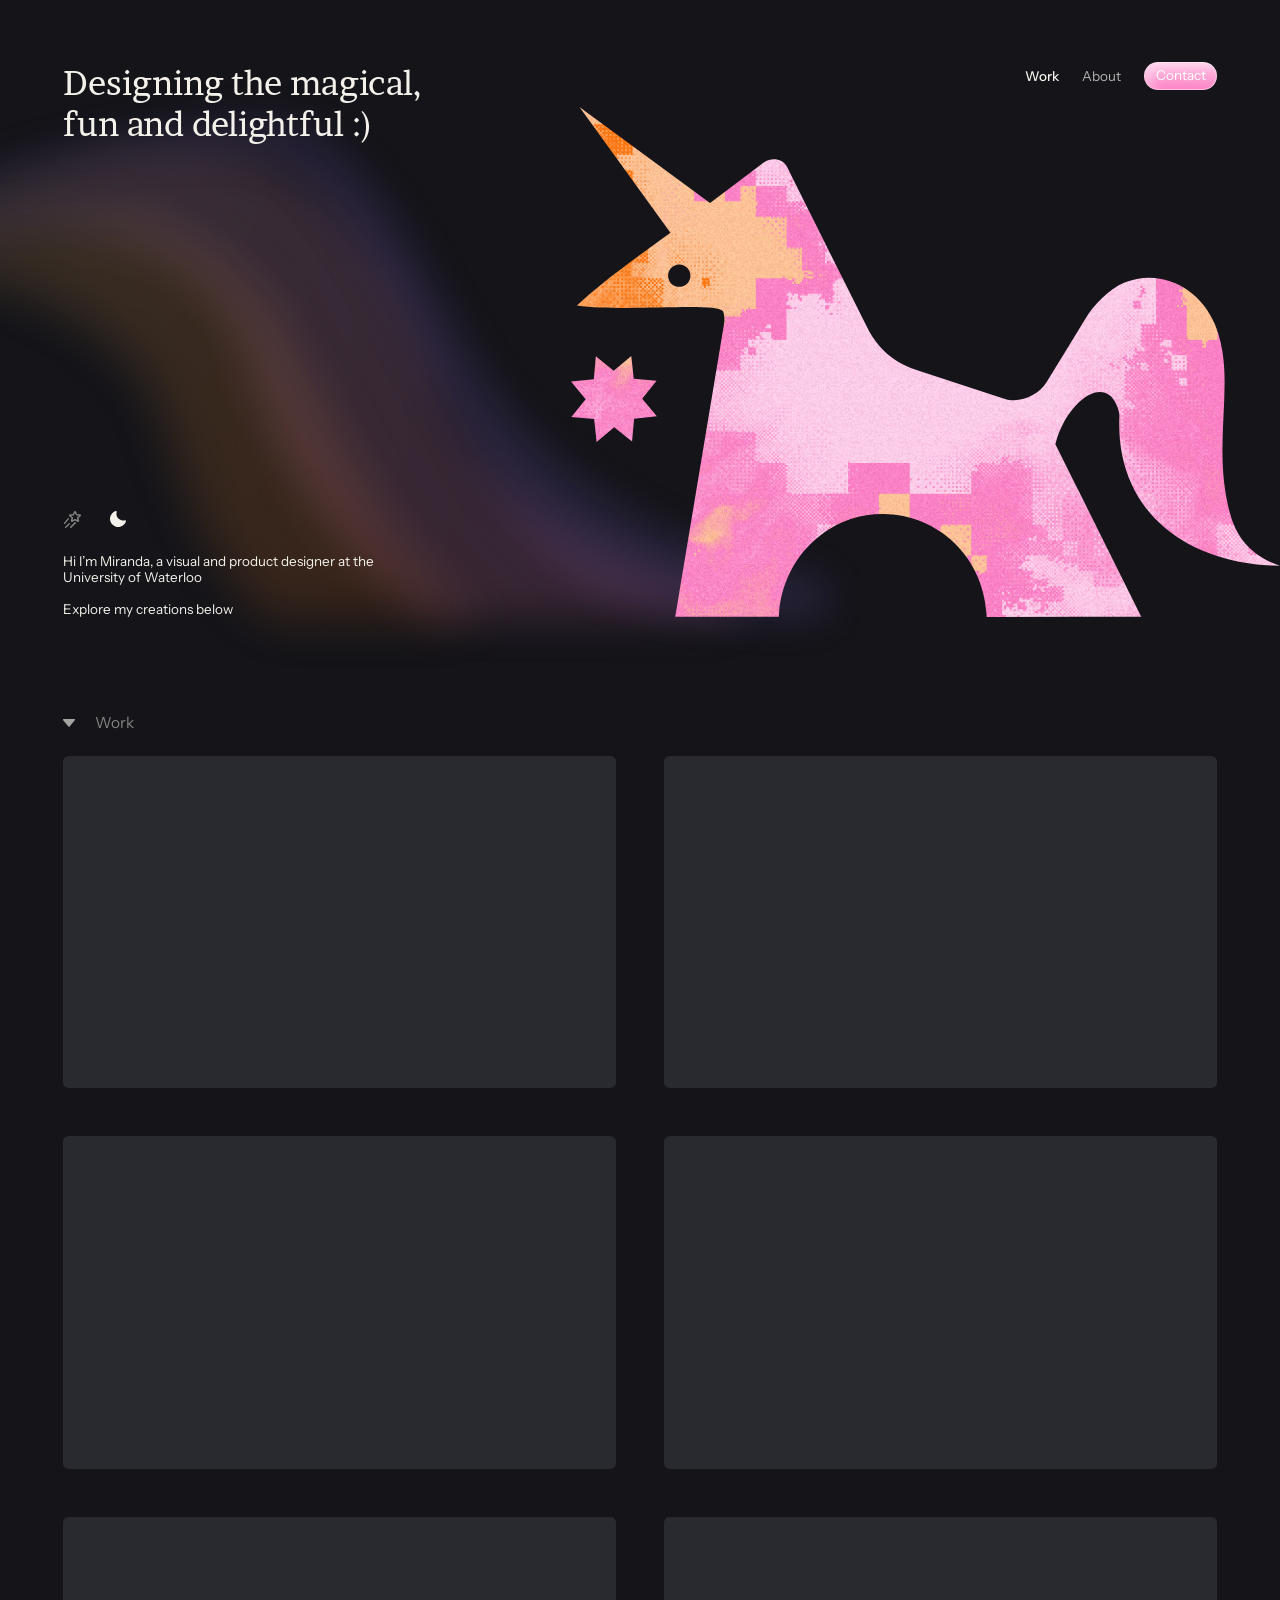
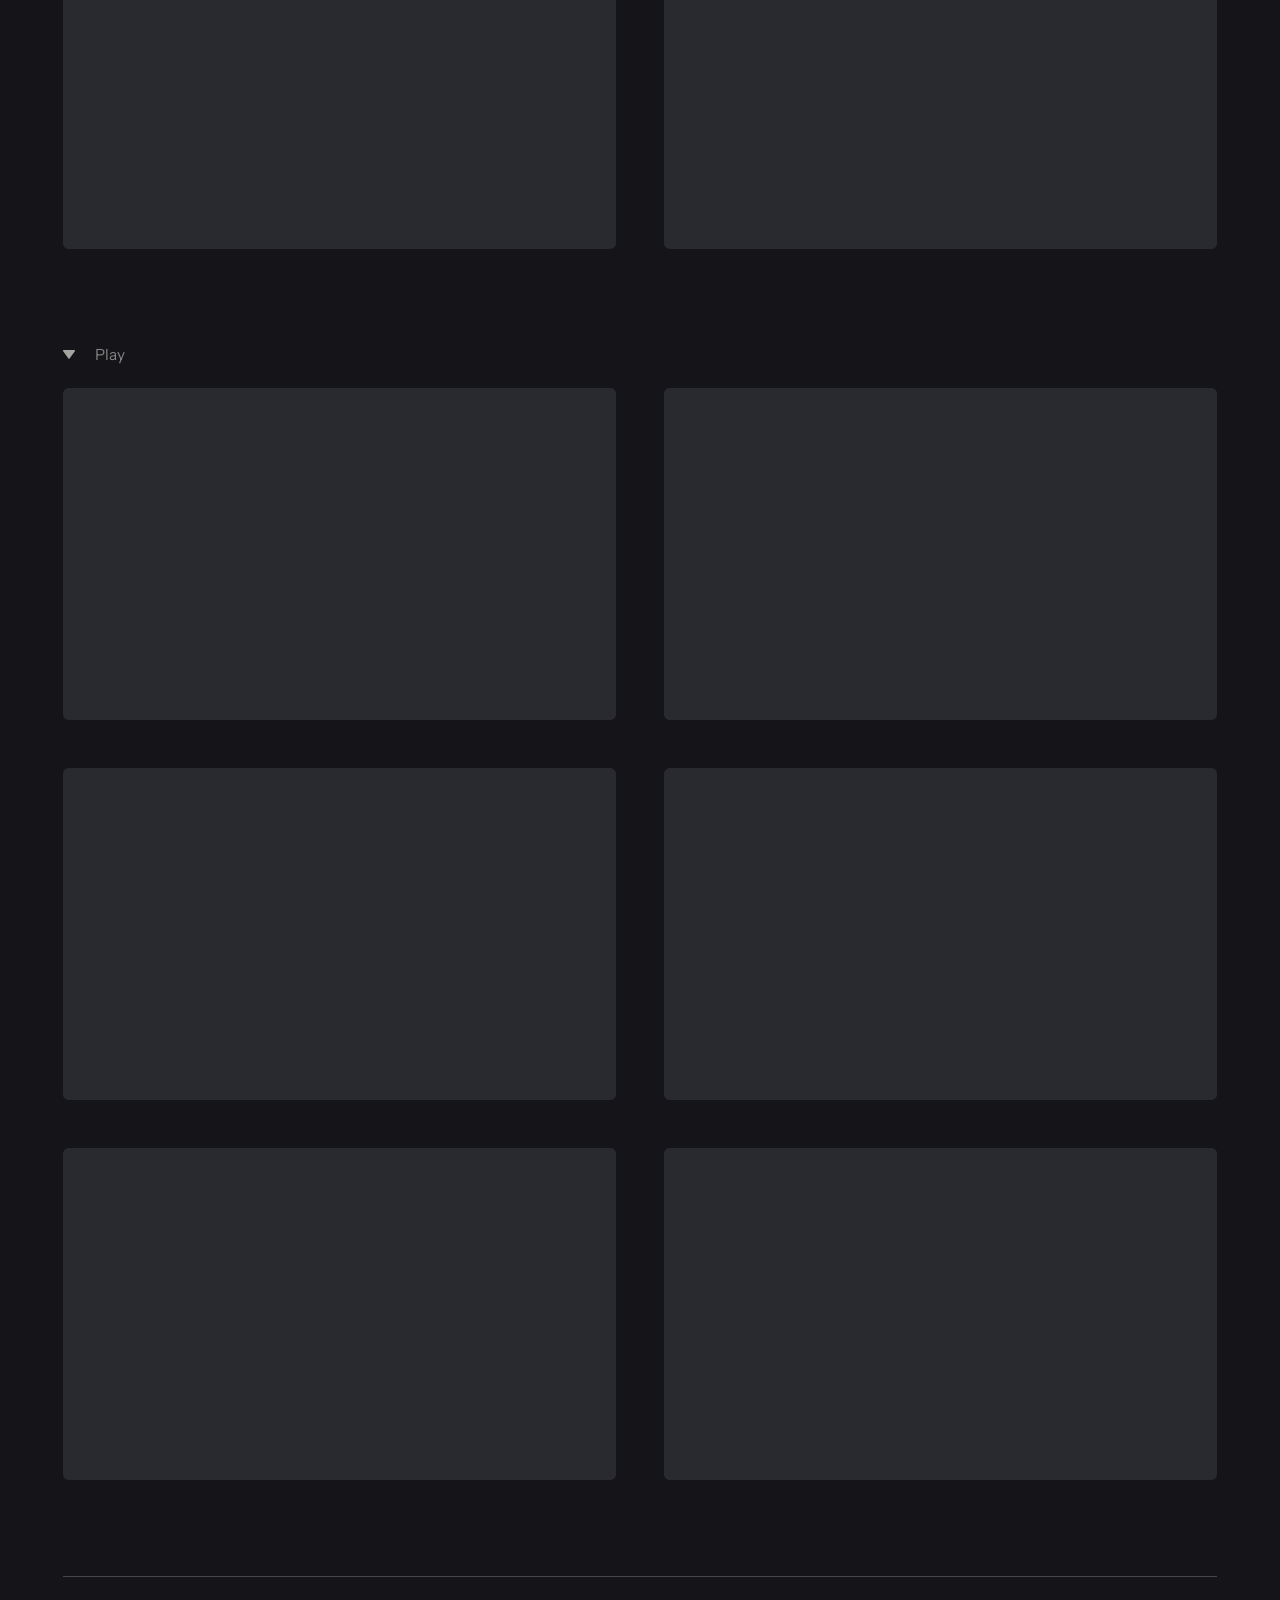
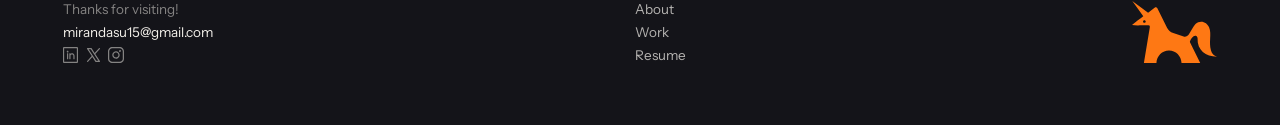
<file: index.html>
<!DOCTYPE html>
<html lang="en">
<head>
<meta charset="UTF-8">
<meta name="viewport" content="width=device-width, initial-scale=1.0">
<title>miranda su</title>
<link rel="icon" type="image/png" href="/tab-icon/white-goose.png">
<link rel="preconnect" href="https://fonts.googleapis.com">
<link rel="preconnect" href="https://fonts.gstatic.com" crossorigin>
<link rel="stylesheet" href="https://fonts.googleapis.com/css2?family=Brawler&family=Instrument+Sans:wght@400;500&display=swap">
<link rel="stylesheet" href="styles.css">
<script>
  // Applied before the page paints, so there's no flash of the other theme.
  // Dark mode is the default; light only if the visitor switched to it (the moon on Home).
  var light = false;
  try { light = localStorage.getItem("theme") === "light"; } catch (e) {}
  if (!light) document.documentElement.dataset.theme = "dark";
</script>
<script>
  // Laid out on the Figma frame's 1440px grid and zoomed out (never in) by --s so that:
  //   - the whole unicorn fits in the first screen: its bottom is FOLD px down the page,
  //     plus a little breathing room;
  //   - the layout is at least MIN px wide (120px side margins can give back 55px each).
  // --page-w is the layout width at that zoom, and --off is how far it differs from 1440 on
  // each side. Wider layouts fill the window (120px side margins, unicorn flush right).
  (function () {
    var MIN = 1330, FOLD = 673 + 40, FLOOR = 0.6; // unicorn bottom: 64 top + 118 header + 57 + 435 hero − 1
    function fit() {
      var de = document.documentElement, r = de.style;
      var w = de.clientWidth, h = innerHeight;
      // phones and narrow windows get the mobile layout (styles.css, max-width: 800px) unzoomed
      if (w <= 800) { r.setProperty("--s", 1); r.removeProperty("--page-w"); r.setProperty("--off", "0px"); return; }
      var s = Math.max(FLOOR, Math.min(1, w / MIN, h / FOLD));
      var layout = Math.max(w / s, MIN);
      r.setProperty("--s", s);
      r.setProperty("--page-w", layout + "px");
      r.setProperty("--off", (layout - 1440) / 2 + "px");
    }
    fit();
    addEventListener("resize", fit);
  })();
</script>
</head>
<body>
<div class="page home">

  <header class="top">
    <a class="logo" href="/" aria-label="Home"><span class="logo-mark"></span></a>
    <div class="hello">
      <h1>Designing the magical, fun and delightful :)</h1>
    </div>
    <nav class="nav" aria-label="Main">
      <a href="#work" aria-current="page" data-label="Work"><span>Work</span></a>
      <a href="/about" data-label="About"><span>About</span></a>
      <div class="contact">
        <button class="btn btn--pink contact-toggle" type="button" data-email="mirandasu15@gmail.com" aria-describedby="contact-status">
          <span class="contact-label">Contact</span>
          <span class="copied-label" aria-hidden="true"><span class="mail"></span>Email Copied</span>
        </button>
        <span class="visually-hidden" id="contact-status" role="status" aria-live="polite"></span>
      </div>
    </nav>
  </header>

  <section class="hero">
    <div class="welcome">
      <div class="small-things">
        <a class="shooting-star" href="#" aria-label="Select cursor">
          <span></span><span></span><span></span><span></span>
        </a>
        <button class="moon" type="button" aria-label="Dark mode"><span></span></button>
      </div>
      <div class="welcome-text">
        <p><span class="dim">Hi I’m Miranda,</span> a visual and product designer at the University of Waterloo</p>
        <p>Explore my creations below</p>
      </div>
    </div>
    <span class="gradient" aria-hidden="true"><img src="assets/gradient/1.svg" alt=""><img src="assets/gradient/2.svg" alt=""><img src="assets/gradient/3.svg" alt=""></span>
    <div class="unicorn" role="img" aria-label="A pixelated orange and pink unicorn, gently shimmering"><canvas aria-hidden="true"></canvas></div>
  </section>

  <section class="projects">
    <!-- Work and Play open and close like Notion toggles (Figma "Work" / "Play": Default and Closed);
         toggle.js flips aria-expanded and the gallery folds away -->
    <div class="work" id="work">
      <h2 class="section-title"><button class="section-toggle" type="button" aria-expanded="true" aria-controls="work-gallery"><span class="caret"><span></span></span>Work</button></h2>
      <div class="fold" id="work-gallery">
        <div class="fold-inner">
          <div class="gallery">
            <div class="card"></div><div class="card"></div>
            <div class="card"></div><div class="card"></div>
            <div class="card"></div><div class="card"></div>
          </div>
        </div>
      </div>
    </div>
    <div class="work" id="play">
      <h2 class="section-title"><button class="section-toggle" type="button" aria-expanded="false" aria-controls="play-gallery"><span class="caret"><span></span></span>Play</button></h2>
      <div class="fold" id="play-gallery" inert>
        <div class="fold-inner">
          <div class="gallery">
            <div class="card"></div><div class="card"></div>
            <div class="card"></div><div class="card"></div>
            <div class="card"></div><div class="card"></div>
          </div>
        </div>
      </div>
    </div>
  </section>

  <footer class="footer">
    <div class="footer-line" aria-hidden="true"></div>
    <div class="footer-row">
      <div class="find">
        <p class="find-me">Thanks for visiting!</p>
        <a href="mailto:mirandasu15@gmail.com">mirandasu15@gmail.com</a>
        <div class="socials">
          <a href="https://www.linkedin.com/in/miranda-suu/" aria-label="LinkedIn"><span class="linkedin"></span></a>
          <a href="https://x.com/mirandaiscoolz" aria-label="X"><span class="x"></span></a>
          <a href="https://www.instagram.com/mirandasuissocool/" aria-label="Instagram"><span class="instagram"></span></a>
        </div>
      </div>
      <nav class="footer-links" aria-label="Footer">
        <a href="/about">About</a><a href="#work">Work</a><a href="#">Resume</a>
      </nav>
      <div class="footer-mark"><img src="assets/footer-unicorn.svg" alt=""></div>
    </div>
  </footer>

</div>
<script type="module" src="main.js"></script>
<script type="module" src="sfx.js"></script>
<script type="module" src="contact.js"></script>
<script type="module" src="header.js"></script>
<script type="module" src="toggle.js"></script>
</body>
</html>
</file>
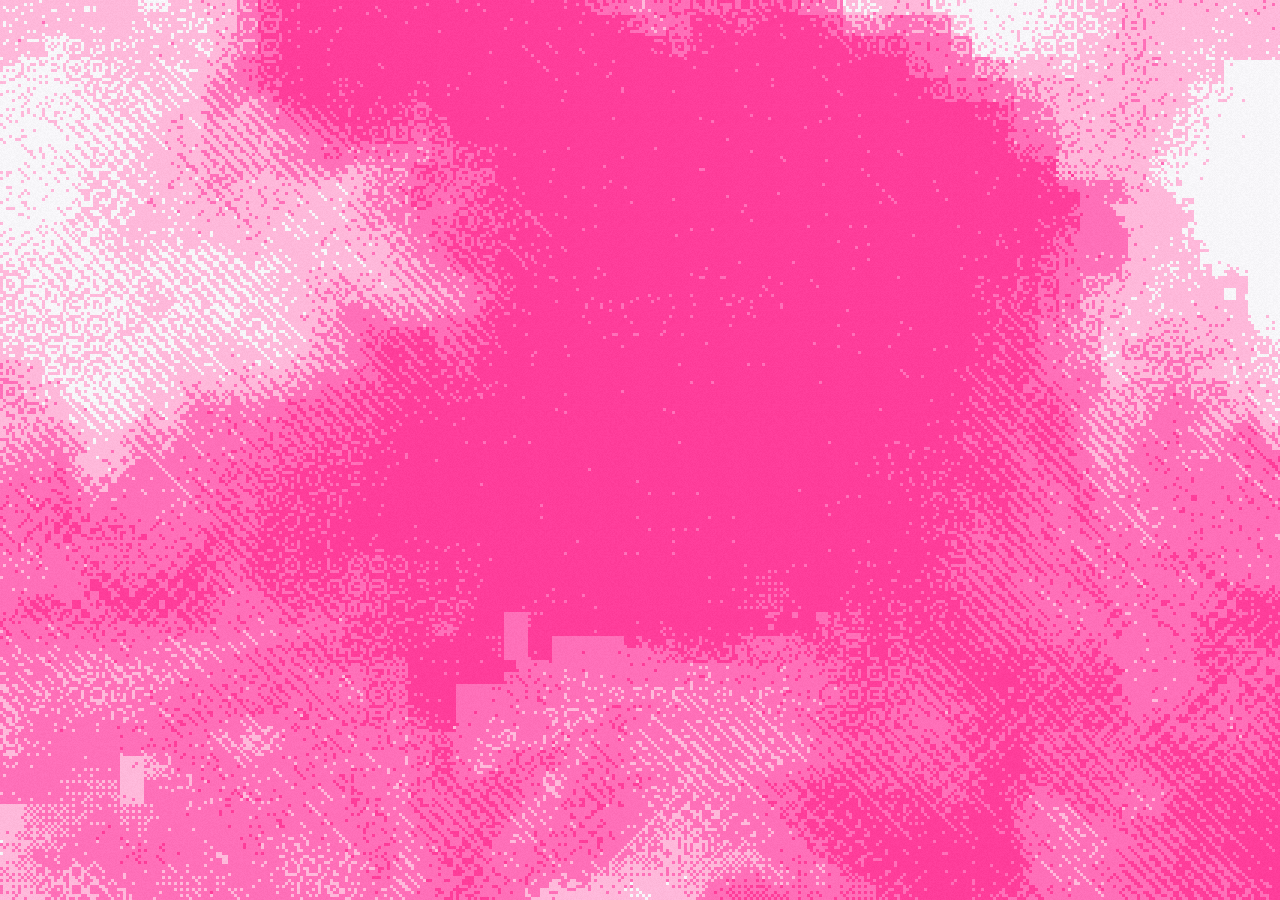
<file: pixel-bloom/index.html>
<!doctype html>
<html lang="en">
<head>
<meta charset="utf-8">
<meta name="viewport" content="width=device-width, initial-scale=1">
<title>Pixel Bloom</title>
<style>
  html, body { margin: 0; height: 100%; }
  #bloom { display: block; width: 100%; height: 100vh; }
</style>
</head>
<body>
<canvas id="bloom" role="img" aria-label="Animated pixel texture"></canvas>
<script type="module">
  import { createPixelBloom } from './pixel-bloom.js';

  // Paste the JSON from "Save & export" in the Pixel Bloom canvas here.
  const SETTINGS = {};

  createPixelBloom(document.getElementById('bloom'), SETTINGS);
</script>
</body>
</html>
</file>
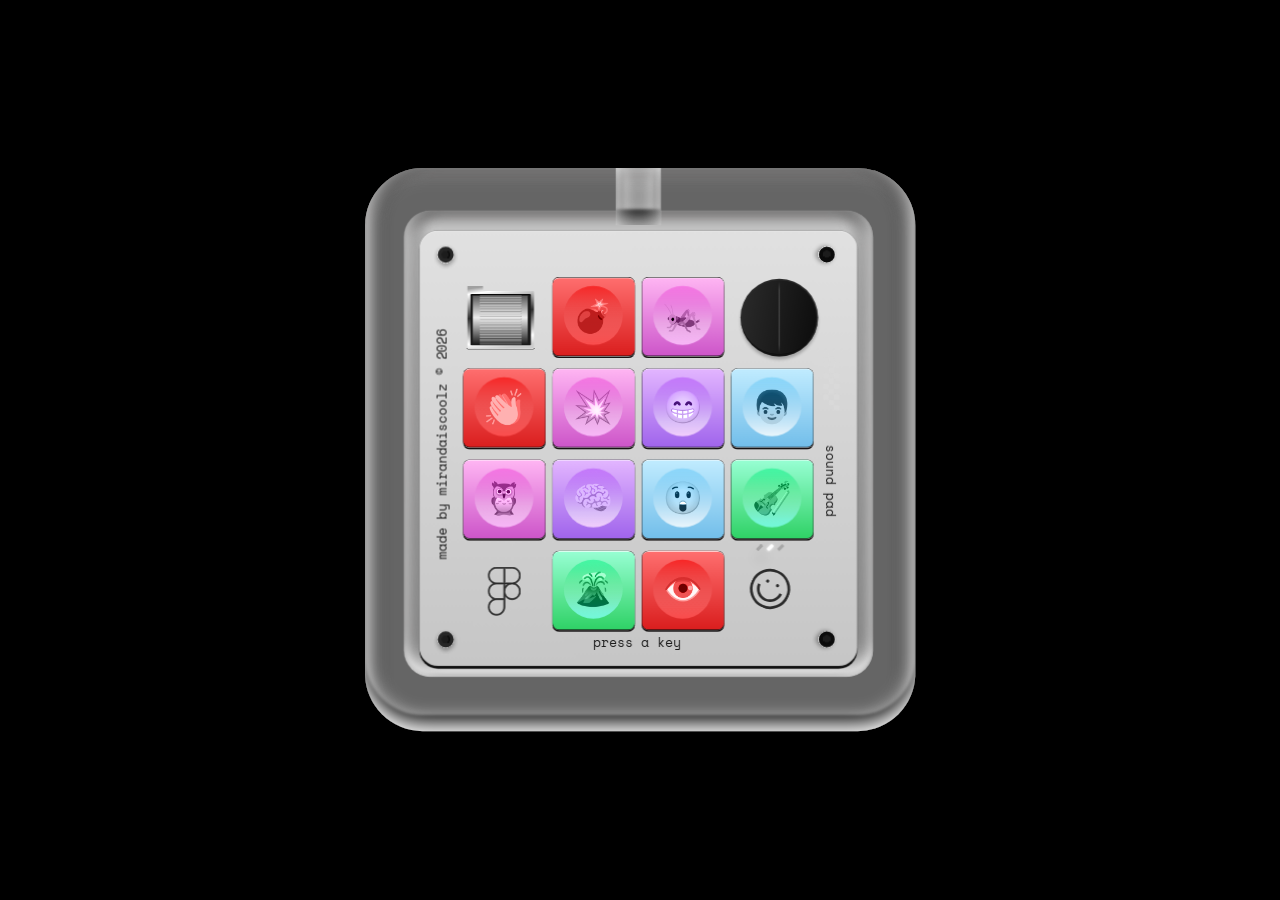
<file: sound-pad/index.html>
<!DOCTYPE html>
<html lang="en">
<head>
  <meta charset="UTF-8">
  <meta name="viewport" content="width=device-width, initial-scale=1.0">
  <title>Sound Pad</title>
  <link rel="preconnect" href="https://fonts.googleapis.com">
  <link rel="preconnect" href="https://fonts.gstatic.com" crossorigin>
  <link href="https://fonts.googleapis.com/css2?family=Space+Mono:wght@400;700&display=swap" rel="stylesheet">
  <style>
    * { margin: 0; padding: 0; box-sizing: border-box; }

    body {
      background: #000;
      display: flex;
      align-items: center;
      justify-content: center;
      min-height: 100vh;       /* fallback */
      min-height: 100dvh;      /* dynamic viewport — correct on mobile */
      overflow: hidden;
    }

    /* Scene: holds the scaled device. Its width/height + the
       device-scale transform are set dynamically in JS so the device
       always fits the viewport (minus body padding) and stays centered. */
    .scene {
      position: relative;
      flex-shrink: 0;
      /* Sensible defaults if JS hasn't run yet — JS will override. */
      width: 550.34px;
      height: 563.24px;
    }

    .device-scale {
      transform: scale(0.14);  /* overridden by JS */
      transform-origin: top left;
      position: absolute;
      top: 0;
      left: 0;
      width: 3931px;
      height: 4023.12px;
    }

    /* ── SHELL (frosted outer body) ── */
    .shell {
      position: absolute;
      inset: 0;
      border-radius: 411.995px;
      background: rgba(202,202,202,0.5);
      backdrop-filter: blur(115.868px);
      box-shadow:
        inset 0px -66.21px 154.491px 0px white,
        inset 0px -115.359px 22.07px 0px black,
        inset -132.421px 0px 66.21px 0px rgba(24,24,24,0.25),
        inset 132.421px 0px 66.21px 0px rgba(24,24,24,0.25),
        inset 0px 46.347px 92.694px 0px rgba(24,24,24,0.5),
        inset 0px 0px 154.491px 0px white,
        inset 0px 44.14px 88.28px 0px rgba(55,48,48,0.4);
    }

    /* ── CUTOUT (inner lighter recess) ── */
    .cutout {
      position: absolute;
      width: 3352.576px;
      height: 3329.019px;
      left: 276.78px;
      top: 304.93px;
      border-radius: 189.518px;
      background: linear-gradient(to bottom,
        rgba(255,255,255,0.5) 0%,
        rgba(230,230,230,0.44) 19.792%,
        rgba(255,255,255,0.01) 100%);
      backdrop-filter: blur(115.868px);
      box-shadow:
        inset 0px -66.21px 154.491px 0px white,
        inset 0px -22.07px 22.07px 0px black,
        inset -132.421px 0px 66.21px 0px rgba(24,24,24,0.25),
        inset 132.421px 0px 66.21px 0px rgba(24,24,24,0.25),
        inset 0px 46.347px 92.694px 0px rgba(24,24,24,0.5),
        inset 0px 0px 154.491px 0px white,
        inset 0px 44.14px 88.28px 0px rgba(55,48,48,0.4);
    }

    /* ── USB connector nub ── */
    .usb-connector {
      position: absolute;
      width: 323.315px;
      height: 409.455px;
      left: 1791.41px;
      top: 0.47px;
      background: rgba(202,202,202,0.5);
      box-shadow:
        inset 0px -12.36px 154.491px 0px white,
        inset 0px -115.359px 22.07px 0px rgba(0,0,0,0.83),
        inset -59.053px 0px 23.346px 0px rgba(24,24,24,0.25),
        inset 59.053px 0px 26.505px 0px rgba(24,24,24,0.25),
        inset 0px 46.347px 92.694px 0px rgba(24,24,24,0.5),
        inset 0px 0px 154.491px 0px white,
        inset 0px 44.14px 88.28px 0px rgba(55,48,48,0.4);
    }

    /* ── SILVER PLATE ── */
    .plate {
      position: absolute;
      width: 3137.218px;
      height: 3137.22px;
      left: 383.735px;
      top: 442.95px;
      border-radius: 137.332px;
      border: 4.716px solid rgba(0,0,0,0.25);
      background: linear-gradient(to bottom, #e1e1e1, #c6c6c6);
      box-shadow:
        inset 0px 8.24px 6.455px 0px rgba(255,255,255,0.19),
        inset 0px -19.226px 5.493px 0px rgba(0,0,0,0.93);
      overflow: hidden;
    }

    .plate-texture {
      position: absolute;
      inset: 0;
      background-image: url('https://www.figma.com/api/mcp/asset/39bbd13a-a094-4711-b7f8-eeae2d5db777');
      background-size: 2811.179px 2811.179px;
      background-position: top left;
      mix-blend-mode: overlay;
      pointer-events: none;
    }

    /* ── SCREWS ── */
    .screws {
      position: absolute;
      top: 3.69%; right: 5.17%; bottom: 4.87%; left: 4.23%;
    }
    .screw {
      position: absolute;
      width: 113.029px;
      height: 113.358px;
    }
    /* Screw image extends well beyond its 113×113 container per the
       Figma negative insets — this is what makes the visible screw
       larger than the inner hex, so the hex sits centered in the
       circle rather than filling it. */
    .screw-bg {
      display: block;
      position: absolute;
      top: -14.05%;
      left: -28.67%;
      width: 157.34%;   /* 100 + 28.67 + 28.67 */
      height: 157.18%;  /* 100 + 14.05 + 43.13 */
    }
    /* Polygon 3 — the screw-slot.svg from Figma. Natural viewBox is
       58.18 × 66.14 (taller than wide), then rotated 90° per the
       Figma design so the visible hex sits point-left/point-right. */
    .screw-poly {
      display: block;
      position: absolute;
      width: 51.4%;
      height: 58.5%;
      left: 50%;
      top: 50%;
      transform: translate(-50%, -50%) rotate(90deg);
    }
    /* Per Figma: left screws are unrotated; right screws are rotated
       90° clockwise (which is also why the right-side asset uses the
       darker #0B0B0B fill of screw-alt.svg vs the #262626 of the
       left-side screw.svg). */
    .screw-tl { top: 0; left: 0; }
    .screw-bl { bottom: 0; left: 0; }
    .screw-tr { top: 0; right: 0; transform: rotate(90deg); transform-origin: center; }
    .screw-br { bottom: 0; right: 0; transform: rotate(90deg); transform-origin: center; }

    /* ── BUTTON ROWS ── */
    .button-rows {
      position: absolute;
      left: 696.662px;
      top: 778.718px;
      width: 2510.423px;
      display: flex;
      flex-direction: column;
      align-items: center;
      gap: 73.092px;
    }

    .key-row {
      display: flex;
      gap: 49.429px;
      align-items: center;
    }

    /* ── KEYCAP ── */
    .keycap {
      width: 588.493px;
      height: 578.557px;
      position: relative;
      cursor: pointer;
      border: none;
      background: transparent;
      padding: 0;
      flex-shrink: 0;
    }

    /* Depth: dark bottom shadow edge */
    .key-depth {
      position: absolute;
      top: 2.56%; left: 0; right: 0; bottom: 0;
      border-radius: 46.234px;
      background: #161213;
      box-shadow:
        inset 0px 1.874px 0.852px 0px black,
        inset 0px 10.22px 1.277px -2.983px rgba(255,255,255,0.85);
      pointer-events: none;
    }

    /* Texture: colored key face */
    .key-texture {
      position: absolute;
      top: 0; left: 0; right: 0; bottom: 2.56%;
      border-radius: 46.234px;
      box-shadow:
        0px 8.091px 0.852px -2.983px rgba(255,255,255,0.55),
        inset 0px -1.703px 1.703px 1.119px rgba(0,0,0,0.75),
        inset 0px 1.874px 0.852px 0px black,
        inset 0px 10.22px 1.277px -2.983px rgba(255,255,255,0.85);
      pointer-events: none;
    }

    .keycap.red    .key-texture { background: linear-gradient(to bottom, #ff6f6f, #da1e1e); }
    .keycap.pink   .key-texture { background: linear-gradient(to bottom, #ffb6f3, #cd55c9); }
    .keycap.purple .key-texture { background: linear-gradient(to bottom, #e3b6ff, #a064ec); }
    .keycap.blue   .key-texture { background: linear-gradient(to bottom, #c1ecff, #72beea); }
    .keycap.green  .key-texture { background: linear-gradient(to bottom, #98ffd4, #2fd266); }

    /* Base oval: sheen highlight — shrinks on hover */
    .key-base {
      position: absolute;
      top: 11.05%; right: 14.67%; bottom: 16.19%; left: 13.8%;
      border-radius: 1181.447px;
      background: linear-gradient(to bottom, rgba(0,0,0,0.62), rgba(255,255,255,0.85));
      filter: blur(1.478px);
      mix-blend-mode: overlay;
      pointer-events: none;
      transform-origin: center;
      transition: transform 0.15s ease;
    }

    /* Emoji — shrinks on hover */
    .key-emoji {
      position: absolute;
      top: 28.03%; right: 31.09%; bottom: 32.49%; left: 30.1%;
      display: flex;
      align-items: center;
      justify-content: center;
      font-size: 228.41px;
      line-height: 1;
      mix-blend-mode: luminosity;
      pointer-events: none;
      transform-origin: center;
      transition: transform 0.15s ease;
      user-select: none;
    }

    /* ── HOVER: base oval + emoji shrink ── */
    .keycap:hover .key-base,
    .keycap:hover .key-emoji {
      transform: scale(0.82);
    }
    /* After a press-to-pause, suppress the hover-shrink until the
       cursor leaves the key — JS adds .suppress-hover then removes
       it on mouseleave so the next hover behaves normally. */
    .keycap.suppress-hover:hover .key-base,
    .keycap.suppress-hover:hover .key-emoji {
      transform: none;
    }

    /* Active: texture presses down */
    .keycap:active .key-texture {
      transform: translateY(10px);
    }
    .keycap:active .key-base,
    .keycap:active .key-emoji {
      transform: scale(0.78) translateY(10px);
    }

    /* ── DIAL ──
       Centered at boy X (2908.758) and cricket Y (1067.997) in LARGE RECT.
       Native dial size from Figma: 601.766 × 603.515.
       Scaled down ~8% and nudged right per design adjustment. */
    .dial-container {
      position: absolute;
      left: 2657.875px;   /* original 2607.875, +50 right */
      top:  766.240px;    /* 1067.997 − 603.515/2 */
      width: 601.766px;
      height: 603.515px;
      filter: drop-shadow(0px 23.132px 14.11px rgba(0,0,0,0.25));
      transform: scale(0.92);
      transform-origin: center;
    }
    .dial-knob {
      width: 601.766px;
      height: 603.515px;
      border-radius: 50%;
      background: #2b2b2b;
      box-shadow: inset 0px -17.753px 2.367px rgba(0,0,0,0.5);
      position: relative;
      overflow: hidden;
    }
    /* Ellipse 850 — 579.7 × 579.7 circle with:
       - transparent→rgba(0,0,0,0.73) gradient (the shading)
       - 7.71px white-25% stroke (creates the visible vertical line in
         the middle of the dial, since the ellipse is rotated 90° and
         clipped, only its vertical edges show through). */
    .dial-ellipse {
      position: absolute;
      width: 579.727px;
      height: 579.727px;
      left: 50%;
      top: 50%;
      transform: translate(-50%, -50%);
      border-radius: 50%;
      background: linear-gradient(
        100deg,
        rgba(0,0,0,0) 0%,
        rgba(0,0,0,0.73) 100%
      );
      pointer-events: none;
    }
    /* The visible vertical bisecting line — recreates the stroke edge
       of the rotated ellipse where it cuts through the dial center. */
    .dial-ellipse::after {
      content: '';
      position: absolute;
      left: 50%;
      top: 2%;
      bottom: 2%;
      width: 7.71px;
      transform: translateX(-50%);
      background: linear-gradient(
        to bottom,
        rgba(255,255,255,0) 0%,
        rgba(255,255,255,0.25) 12%,
        rgba(255,255,255,0.25) 88%,
        rgba(255,255,255,0) 100%
      );
    }

    /* ── ROTARY ENCODER ──
       y-center aligned with the row-1 boom (💣) key center
       (boom-row Y center = 1067.997 in the 3931×4023 design space). */
    .rotary-encoder {
      position: absolute;
      left: 727.17px;
      top: 839.768px;   /* 1067.997 − 456.457/2 */
      width: 484.147px;
      height: 456.457px;
    }
    .rotary-encoder img { display: block; width: 100%; height: 100%; }

    /* ── FIGMA LOGO ──
       Native size 235.586 × 349.395 (proper 2:3 ratio, not squished).
       Centered at owl X (994.992) and mountain Y (3022.944). */
    .figma-logo {
      position: absolute;
      left: 877.199px;    /* 994.992 − 235.586/2 */
      top:  2848.246px;   /* 3022.944 − 349.395/2 */
      width: 235.586px;
      height: 349.395px;
    }
    .figma-logo img {
      display: block;
      width: 100%;
      height: 100%;
    }

    /* ── SMILEY STICKER ── */
    .smiley {
      position: absolute;
      left: 2701.84px;
      top: 2815.2px;
      width: 381.968px;
      height: 381.968px;
      display: flex;
      align-items: center;
      justify-content: center;
    }
    .smiley-inner {
      width: 287.553px;
      height: 287.553px;
      transform: rotate(24.93deg);
    }
    .smiley-inner img { display: block; width: 100%; height: 100%; }

    /* ── TEXT LABELS — Space Mono (per updated Figma design) ── */
    .text-label {
      position: absolute;
      font-family: 'Space Mono', monospace;
      font-size: 92.694px;
      color: #1c1c1c;
      white-space: nowrap;
      font-weight: 400;
      /* Isolate on its own compositor layer so neighboring keycap
         hover transitions don't trigger repaints/subpixel shifts on
         the rotated text. */
      will-change: transform;
      backface-visibility: hidden;
      -webkit-font-smoothing: antialiased;
    }
    .text-soundkeypad {
      left: 3332.39px; top: 2232.98px;
      transform: translate(-50%,-50%) rotate(90deg);
    }
    .text-credits {
      left: 544.26px; top: 1970.45px;
      transform: translate(-50%,-50%) rotate(-90deg);
    }
    .text-tagline {
      left: 1940.89px; top: 3383.83px;
      transform: translate(-50%,-50%);
    }

    /* ── PATTERN DOTS ── */
    .dot {
      position: absolute;
      width: 38.283px;
      height: 38.245px;
      background: #d9d9d9;
      border-radius: 6.374px;
    }

    /* ── LEDs ── */
    .leds { position: absolute; left: 2792.73px; top: 2684px; }
    .led-wrap {
      position: absolute;
      width: 51.974px; height: 51.974px;
      display: flex; align-items: center; justify-content: center;
    }
    .led {
      width: 22.619px; height: 50.883px;
      border-radius: 4.635px;
      transform: rotate(45deg);
    }

    /* ── MOBILE: drop the effects that crash iOS Safari ──
       The device is laid out at 3931×4023px and scaled down via CSS
       transform. iOS Safari rasterizes backdrop-filter and the big
       inset shadows at the *pre-scale* size, which blows the per-tab
       memory cap and triggers the "A problem repeatedly occurred"
       reload loop. At phone scale the heavy effects are barely visible
       anyway — strip them. */
    @media (max-width: 900px), (hover: none) and (pointer: coarse) {
      .shell,
      .cutout {
        backdrop-filter: none;
        -webkit-backdrop-filter: none;
      }
      .shell {
        box-shadow:
          inset 0px -80px 60px 0px rgba(255,255,255,0.55),
          inset 0px -110px 20px 0px rgba(0,0,0,0.7),
          inset 0px 40px 80px 0px rgba(24,24,24,0.45);
      }
      .cutout {
        box-shadow:
          inset 0px -60px 60px 0px rgba(255,255,255,0.5),
          inset 0px -22px 20px 0px rgba(0,0,0,0.55),
          inset 0px 40px 80px 0px rgba(24,24,24,0.4);
      }
      .usb-connector {
        box-shadow:
          inset 0px -110px 20px 0px rgba(0,0,0,0.83),
          inset 0px 40px 80px 0px rgba(24,24,24,0.45);
      }
      /* The plate texture is a multi-megabyte image pulled from a remote
         host and composited with mix-blend-mode — two big mobile costs
         for an effect that's invisible at phone scale. The updated
         Figma design removes it entirely. */
      .plate-texture { display: none; }
      /* Keycap blends (mix-blend-overlay on .key-base, mix-blend-luminosity
         on .key-emoji) and the .key-base blur stay enabled on mobile —
         they're cheap on small elements and the design relies on them
         for correct color. */
    }
  </style>
</head>
<body>
  <div class="scene">
    <div class="device-scale">

      <div class="shell"></div>
      <div class="cutout"></div>
      <div class="usb-connector"></div>

      <div class="plate">
        <div class="plate-texture"></div>
        <div class="screws">
          <div class="screw screw-tl">
            <img class="screw-bg" src="assets/screw.svg" alt="">
            <img class="screw-poly" src="assets/screw-slot.svg" alt="">
          </div>
          <div class="screw screw-bl">
            <img class="screw-bg" src="assets/screw.svg" alt="">
            <img class="screw-poly" src="assets/screw-slot.svg" alt="">
          </div>
          <div class="screw screw-tr">
            <img class="screw-bg" src="assets/screw-alt.svg" alt="">
            <img class="screw-poly" src="assets/screw-slot.svg" alt="">
          </div>
          <div class="screw screw-br">
            <img class="screw-bg" src="assets/screw-alt.svg" alt="">
            <img class="screw-poly" src="assets/screw-slot.svg" alt="">
          </div>
        </div>
      </div>

      <div class="button-rows">

        <!-- Row 1: 💣 🦗 -->
        <div class="key-row">
          <button class="keycap red" data-sound="1">
            <div class="key-depth"></div><div class="key-texture"></div>
            <div class="key-base"></div><div class="key-emoji">💣</div>
          </button>
          <button class="keycap pink" data-sound="2">
            <div class="key-depth"></div><div class="key-texture"></div>
            <div class="key-base"></div><div class="key-emoji">🦗</div>
          </button>
        </div>

        <!-- Row 2: 👏 💥 😁 👦 -->
        <div class="key-row">
          <button class="keycap red" data-sound="3">
            <div class="key-depth"></div><div class="key-texture"></div>
            <div class="key-base"></div><div class="key-emoji">👏</div>
          </button>
          <button class="keycap pink" data-sound="4">
            <div class="key-depth"></div><div class="key-texture"></div>
            <div class="key-base"></div><div class="key-emoji">💥</div>
          </button>
          <button class="keycap purple" data-sound="5">
            <div class="key-depth"></div><div class="key-texture"></div>
            <div class="key-base"></div><div class="key-emoji">😁</div>
          </button>
          <button class="keycap blue" data-sound="6">
            <div class="key-depth"></div><div class="key-texture"></div>
            <div class="key-base"></div><div class="key-emoji">👦</div>
          </button>
        </div>

        <!-- Row 3: 🦉 🧠 😲 🎻 -->
        <div class="key-row">
          <button class="keycap pink" data-sound="7">
            <div class="key-depth"></div><div class="key-texture"></div>
            <div class="key-base"></div><div class="key-emoji">🦉</div>
          </button>
          <button class="keycap purple" data-sound="8">
            <div class="key-depth"></div><div class="key-texture"></div>
            <div class="key-base"></div><div class="key-emoji">🧠</div>
          </button>
          <button class="keycap blue" data-sound="9">
            <div class="key-depth"></div><div class="key-texture"></div>
            <div class="key-base"></div><div class="key-emoji">😲</div>
          </button>
          <button class="keycap green" data-sound="10">
            <div class="key-depth"></div><div class="key-texture"></div>
            <div class="key-base"></div><div class="key-emoji">🎻</div>
          </button>
        </div>

        <!-- Row 4: 🌋 👁️ -->
        <div class="key-row">
          <button class="keycap green" data-sound="11">
            <div class="key-depth"></div><div class="key-texture"></div>
            <div class="key-base"></div><div class="key-emoji">🌋</div>
          </button>
          <button class="keycap red" data-sound="12">
            <div class="key-depth"></div><div class="key-texture"></div>
            <div class="key-base"></div><div class="key-emoji">👁️</div>
          </button>
        </div>

      </div><!-- /button-rows -->

      <div class="dial-container">
        <div class="dial-knob">
          <div class="dial-ellipse"></div>
        </div>
      </div>

      <div class="rotary-encoder">
        <img src="assets/rotary-encoder.svg" alt="">
      </div>

      <div class="figma-logo">
        <img src="assets/logo.svg" alt="">
      </div>

      <div class="smiley">
        <div class="smiley-inner">
          <img src="assets/smiley-face.svg" alt="">
        </div>
      </div>

      <div class="text-label text-soundkeypad">sound pad</div>
      <div class="text-label text-credits">made by mirandaiscoolz © 2026</div>
      <div class="text-label text-tagline">press a key</div>

      <!-- Diagonal pattern dots (positions relative to LARGE RECT) -->
      <div class="dot" style="left:3273.34px;top:1311.74px"></div>
      <div class="dot" style="left:3311.61px;top:1349.99px"></div>
      <div class="dot" style="left:3349.90px;top:1388.22px"></div>
      <div class="dot" style="left:3273.34px;top:1464.70px"></div>
      <div class="dot" style="left:3311.61px;top:1502.95px"></div>
      <div class="dot" style="left:3349.90px;top:1541.19px"></div>
      <div class="dot" style="left:3273.34px;top:1388.22px"></div>
      <div class="dot" style="left:3311.61px;top:1426.47px"></div>
      <div class="dot" style="left:3349.90px;top:1464.70px"></div>
      <div class="dot" style="left:3273.34px;top:1541.18px"></div>
      <div class="dot" style="left:3311.61px;top:1579.43px"></div>
      <div class="dot" style="left:3349.90px;top:1617.67px"></div>
      <div class="dot" style="left:3273.34px;top:1617.67px"></div>
      <div class="dot" style="left:3311.61px;top:1655.91px"></div>
      <div class="dot" style="left:3349.90px;top:1694.15px"></div>

      <div class="leds">
        <div class="led-wrap" style="left:0;top:0">
          <div class="led" style="background:rgba(153,153,153,0.75)"></div>
        </div>
        <div class="led-wrap" style="left:75.15px;top:0">
          <div class="led" style="background:white;filter:blur(11.587px)"></div>
        </div>
        <div class="led-wrap" style="left:75.15px;top:0">
          <div class="led" style="background:white;box-shadow:0px 92.694px 92.694px 0px rgba(0,0,0,0.25)"></div>
        </div>
        <div class="led-wrap" style="left:150.3px;top:0">
          <div class="led" style="background:rgba(153,153,153,0.75)"></div>
        </div>
      </div>

    </div><!-- /device-scale -->
  </div><!-- /scene -->

  <script>
    /* ── Responsive fit ──
       Sizes the keypad so its larger dimension is at most 80% of the
       viewport's shorter side. That guarantees visible padding on all
       four sides of the keypad on every screen — including tall mobile
       portrait — while flexbox keeps it perfectly centered. Capped at
       0.14× so it doesn't grow past the desktop target size. */
    (function() {
      const DEVICE_W = 3931;
      const DEVICE_H = 4023.12;
      const MAX_SCALE = 0.14;
      const FIT_RATIO = 0.89;   /* % of vmin the keypad's long side fills —
                                   tuned so phones get ~6.5% padding/side
                                   (40% less than the previous 0.80 value).
                                   Tablets/desktops hit MAX_SCALE first so
                                   they're unaffected. */
      const scene = document.querySelector('.scene');
      const deviceScale = document.querySelector('.device-scale');

      function fit() {
        const vmin = Math.min(window.innerWidth, window.innerHeight);
        const scale = Math.min(MAX_SCALE, (vmin * FIT_RATIO) / DEVICE_H);

        scene.style.width  = (DEVICE_W * scale) + 'px';
        scene.style.height = (DEVICE_H * scale) + 'px';
        deviceScale.style.transform = 'scale(' + scale + ')';
      }

      window.addEventListener('resize', fit);
      window.addEventListener('orientationchange', fit);
      fit();
    })();

    /* ── Audio playback ──
       Uses lazy-created HTMLAudioElement instances (one per sound)
       rather than Web Audio API. Reasons:
         • Web Audio respects iPhone's silent-mode switch in a way
           that effectively muted ALL output for some users — even
           with a clean AudioContext.resume() inside the click handler.
           HTMLAudioElement is the more permissive path on iOS.
         • The original grey-tab Safari bug was caused by 12 inline
           <audio preload="auto"> tags pre-buffering megabytes of MP3
           on page load. Lazy creation + preload="none" sidesteps
           that completely — elements are created on demand and don't
           fetch their MP3 until play() is called from a user gesture. */
    (function() {
      const sounds = {
        '1':  'sounds/(1) boom.mp3',
        '2':  'sounds/(2) crickets.mp3',
        '3':  'sounds/(3) clapping.mp3',
        '4':  'sounds/(4) suspense.MP3',
        '5':  'sounds/(5) happy.MP3',
        '6':  'sounds/(6) bruh.mp3',
        '7':  'sounds/(7) inspirational.mp3',
        '8':  'sounds/(8) math.mp3',
        '9':  'sounds/(9) woah.mp3',
        '10': 'sounds/(10) sad violin.mp3',
        '11': 'sounds/(11) explosion.mp3',
        '12': 'sounds/(12) bombastic side eye.mp3'
      };

      const audioCache = {};
      let currentAudio = null;
      let currentId = null;

      function getAudio(id) {
        if (!audioCache[id]) {
          const a = new Audio();
          a.preload = 'none';     // don't fetch until play() — keeps memory low
          a.playsInline = true;   // iOS: keep audio inline, don't go fullscreen
          a.src = encodeURI(sounds[id]);
          audioCache[id] = a;
        }
        return audioCache[id];
      }

      function stopCurrent() {
        if (currentAudio) {
          currentAudio.pause();
          try { currentAudio.currentTime = 0; } catch (e) {}
          currentAudio = null;
          currentId = null;
        }
      }

      function play(id, key) {
        // Re-clicking after a pause should restore normal hover.
        if (key) key.classList.remove('suppress-hover');

        const isSame = currentId === id;
        stopCurrent();
        if (isSame) {
          // Press-to-pause: take this key out of its hover-shrink
          // state so it returns to original size while the cursor
          // is still over it.
          if (key) {
            key.classList.add('suppress-hover');
            key.addEventListener('mouseleave', () => {
              key.classList.remove('suppress-hover');
            }, { once: true });
          }
          return;
        }

        const audio = getAudio(id);
        try { audio.currentTime = 0; } catch (e) {}
        // play() is invoked synchronously inside the click handler so
        // iOS Safari treats it as user-initiated and allows playback.
        const p = audio.play();
        if (p && typeof p.then === 'function') {
          p.catch(() => {
            if (currentId === id) {
              currentAudio = null;
              currentId = null;
            }
          });
        }
        currentAudio = audio;
        currentId = id;

        audio.addEventListener('ended', () => {
          if (currentId === id) {
            currentAudio = null;
            currentId = null;
          }
        }, { once: true });
      }

      document.querySelectorAll('.keycap').forEach(key => {
        key.addEventListener('click', () => play(key.dataset.sound, key));
      });
    })();
  </script>
</body>
</html>
</file>
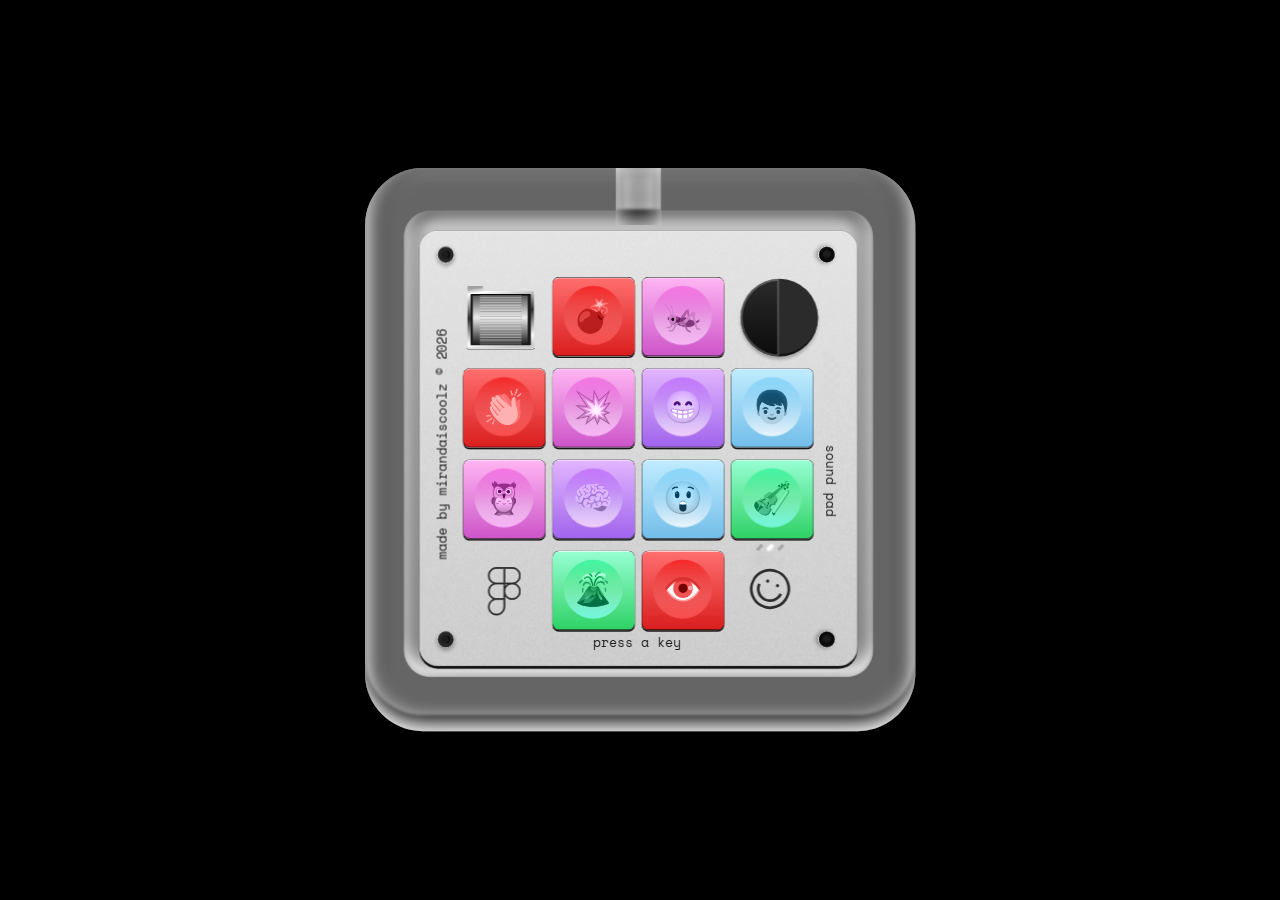
<file: soundpad/index.html>
<!DOCTYPE html>
<html lang="en">
<head>
  <meta charset="UTF-8">
  <meta name="viewport" content="width=device-width, initial-scale=1.0">
  <title>Sound Pad | miranda su</title>
  <link rel="icon" type="image/png" href="/tab-icon/white-goose.png">
  <link rel="preconnect" href="https://fonts.googleapis.com">
  <link rel="preconnect" href="https://fonts.gstatic.com" crossorigin>
  <link href="https://fonts.googleapis.com/css2?family=Space+Mono:wght@400;700&display=swap" rel="stylesheet">
  <style>
    * { margin: 0; padding: 0; box-sizing: border-box; }

    body {
      background: #000;
      display: flex;
      align-items: center;
      justify-content: center;
      min-height: 100vh;       /* fallback */
      min-height: 100dvh;      /* dynamic viewport — correct on mobile */
      overflow: hidden;
    }

    /* Scene: holds the scaled device. Its width/height + the
       device-scale transform are set dynamically in JS so the device
       always fits the viewport (minus body padding) and stays centered. */
    .scene {
      position: relative;
      flex-shrink: 0;
      /* Sensible defaults if JS hasn't run yet — JS will override. */
      width: 550.34px;
      height: 563.24px;
    }

    .device-scale {
      transform: scale(0.14);  /* overridden by JS */
      transform-origin: top left;
      position: absolute;
      top: 0;
      left: 0;
      width: 3931px;
      height: 4023.12px;
    }

    /* ── SHELL (frosted outer body) ── */
    .shell {
      position: absolute;
      inset: 0;
      border-radius: 411.995px;
      background: rgba(202,202,202,0.5);
      backdrop-filter: blur(115.868px);
      box-shadow:
        inset 0px -66.21px 154.491px 0px white,
        inset 0px -115.359px 22.07px 0px black,
        inset -132.421px 0px 66.21px 0px rgba(24,24,24,0.25),
        inset 132.421px 0px 66.21px 0px rgba(24,24,24,0.25),
        inset 0px 46.347px 92.694px 0px rgba(24,24,24,0.5),
        inset 0px 0px 154.491px 0px white,
        inset 0px 44.14px 88.28px 0px rgba(55,48,48,0.4);
    }

    /* ── CUTOUT (inner lighter recess) ── */
    .cutout {
      position: absolute;
      width: 3352.576px;
      height: 3329.019px;
      left: 276.78px;
      top: 304.93px;
      border-radius: 189.518px;
      background: linear-gradient(to bottom,
        rgba(255,255,255,0.5) 0%,
        rgba(230,230,230,0.44) 19.792%,
        rgba(255,255,255,0.01) 100%);
      backdrop-filter: blur(115.868px);
      box-shadow:
        inset 0px -66.21px 154.491px 0px white,
        inset 0px -22.07px 22.07px 0px black,
        inset -132.421px 0px 66.21px 0px rgba(24,24,24,0.25),
        inset 132.421px 0px 66.21px 0px rgba(24,24,24,0.25),
        inset 0px 46.347px 92.694px 0px rgba(24,24,24,0.5),
        inset 0px 0px 154.491px 0px white,
        inset 0px 44.14px 88.28px 0px rgba(55,48,48,0.4);
    }

    /* ── USB connector nub ── */
    .usb-connector {
      position: absolute;
      width: 323.315px;
      height: 409.455px;
      left: 1791.41px;
      top: 0.47px;
      background: rgba(202,202,202,0.5);
      box-shadow:
        inset 0px -12.36px 154.491px 0px white,
        inset 0px -115.359px 22.07px 0px rgba(0,0,0,0.83),
        inset -59.053px 0px 23.346px 0px rgba(24,24,24,0.25),
        inset 59.053px 0px 26.505px 0px rgba(24,24,24,0.25),
        inset 0px 46.347px 92.694px 0px rgba(24,24,24,0.5),
        inset 0px 0px 154.491px 0px white,
        inset 0px 44.14px 88.28px 0px rgba(55,48,48,0.4);
    }

    /* ── SILVER PLATE ── */
    .plate {
      position: absolute;
      width: 3137.218px;
      height: 3137.22px;
      left: 383.735px;
      top: 442.95px;
      border-radius: 137.332px;
      border: 4.716px solid rgba(0,0,0,0.25);
      background: linear-gradient(to bottom, #e1e1e1, #c6c6c6);
      box-shadow:
        inset 0px 8.24px 6.455px 0px rgba(255,255,255,0.19),
        inset 0px -19.226px 5.493px 0px rgba(0,0,0,0.93);
      overflow: hidden;
    }

    .plate-texture {
      position: absolute;
      inset: 0;
      background-image: url('/soundpad/assets/texture-plate.webp');
      background-size: 2811.179px 2811.179px;
      background-position: top left;
      mix-blend-mode: overlay;
      pointer-events: none;
    }

    /* ── SCREWS ── */
    .screws {
      position: absolute;
      top: 3.69%; right: 5.17%; bottom: 4.87%; left: 4.23%;
    }
    .screw {
      position: absolute;
      width: 113.029px;
      height: 113.358px;
    }
    /* Screw image extends well beyond its 113×113 container per the
       Figma negative insets — this is what makes the visible screw
       larger than the inner hex, so the hex sits centered in the
       circle rather than filling it. */
    .screw-bg {
      display: block;
      position: absolute;
      top: -14.05%;
      left: -28.67%;
      width: 157.34%;   /* 100 + 28.67 + 28.67 */
      height: 157.18%;  /* 100 + 14.05 + 43.13 */
    }
    /* Polygon 3 — the screw-slot.svg from Figma. Natural viewBox is
       58.18 × 66.14 (taller than wide), then rotated 90° per the
       Figma design so the visible hex sits point-left/point-right. */
    .screw-poly {
      display: block;
      position: absolute;
      width: 51.4%;
      height: 58.5%;
      left: 50%;
      top: 50%;
      transform: translate(-50%, -50%) rotate(90deg);
    }
    /* Per Figma: left screws are unrotated; right screws are rotated
       90° clockwise (which is also why the right-side asset uses the
       darker #0B0B0B fill of screw-alt.svg vs the #262626 of the
       left-side screw.svg). */
    .screw-tl { top: 0; left: 0; }
    .screw-bl { bottom: 0; left: 0; }
    .screw-tr { top: 0; right: 0; transform: rotate(90deg); transform-origin: center; }
    .screw-br { bottom: 0; right: 0; transform: rotate(90deg); transform-origin: center; }

    /* ── BUTTON ROWS ── */
    .button-rows {
      position: absolute;
      left: 696.662px;
      top: 778.718px;
      width: 2510.423px;
      display: flex;
      flex-direction: column;
      align-items: center;
      gap: 73.092px;
    }

    .key-row {
      display: flex;
      gap: 49.429px;
      align-items: center;
    }

    /* ── KEYCAP ── */
    .keycap {
      width: 588.493px;
      height: 578.557px;
      position: relative;
      cursor: pointer;
      border: none;
      background: transparent;
      padding: 0;
      flex-shrink: 0;
    }

    /* Depth: dark bottom shadow edge */
    .key-depth {
      position: absolute;
      top: 2.56%; left: 0; right: 0; bottom: 0;
      border-radius: 46.234px;
      background: #161213;
      box-shadow:
        inset 0px 1.874px 0.852px 0px black,
        inset 0px 10.22px 1.277px -2.983px rgba(255,255,255,0.85);
      pointer-events: none;
    }

    /* Texture: colored key face */
    .key-texture {
      position: absolute;
      top: 0; left: 0; right: 0; bottom: 2.56%;
      border-radius: 46.234px;
      box-shadow:
        0px 8.091px 0.852px -2.983px rgba(255,255,255,0.55),
        inset 0px -1.703px 1.703px 1.119px rgba(0,0,0,0.75),
        inset 0px 1.874px 0.852px 0px black,
        inset 0px 10.22px 1.277px -2.983px rgba(255,255,255,0.85);
      pointer-events: none;
    }

    .keycap.red    .key-texture { background: linear-gradient(to bottom, #ff6f6f, #da1e1e); }
    .keycap.pink   .key-texture { background: linear-gradient(to bottom, #ffb6f3, #cd55c9); }
    .keycap.purple .key-texture { background: linear-gradient(to bottom, #e3b6ff, #a064ec); }
    .keycap.blue   .key-texture { background: linear-gradient(to bottom, #c1ecff, #72beea); }
    .keycap.green  .key-texture { background: linear-gradient(to bottom, #98ffd4, #2fd266); }

    /* Base oval: sheen highlight — shrinks on hover */
    .key-base {
      position: absolute;
      top: 11.05%; right: 14.67%; bottom: 16.19%; left: 13.8%;
      border-radius: 1181.447px;
      background: linear-gradient(to bottom, rgba(0,0,0,0.62), rgba(255,255,255,0.85));
      filter: blur(1.478px);
      mix-blend-mode: overlay;
      pointer-events: none;
      transform-origin: center;
      transition: transform 0.15s ease;
    }

    /* Emoji — shrinks on hover */
    .key-emoji {
      position: absolute;
      top: 28.03%; right: 31.09%; bottom: 32.49%; left: 30.1%;
      display: flex;
      align-items: center;
      justify-content: center;
      font-size: 228.41px;
      line-height: 1;
      mix-blend-mode: luminosity;
      pointer-events: none;
      transform-origin: center;
      transition: transform 0.15s ease;
      user-select: none;
    }

    /* ── HOVER: base oval + emoji shrink ── */
    .keycap:hover .key-base,
    .keycap:hover .key-emoji {
      transform: scale(0.82);
    }
    /* After a press-to-pause, suppress the hover-shrink until the
       cursor leaves the key — JS adds .suppress-hover then removes
       it on mouseleave so the next hover behaves normally. */
    .keycap.suppress-hover:hover .key-base,
    .keycap.suppress-hover:hover .key-emoji {
      transform: none;
    }

    /* Active: texture presses down */
    .keycap:active .key-texture {
      transform: translateY(10px);
    }
    .keycap:active .key-base,
    .keycap:active .key-emoji {
      transform: scale(0.78) translateY(10px);
    }

    /* ── DIAL ──
       Centered at boy X (2908.758) and cricket Y (1067.997) in LARGE RECT.
       Native dial size from Figma: 601.766 × 603.515.
       Scaled down ~8% and nudged right per design adjustment. */
    .dial-container {
      position: absolute;
      left: 2657.875px;   /* original 2607.875, +50 right */
      top:  766.240px;    /* 1067.997 − 603.515/2 */
      width: 601.766px;
      height: 603.515px;
      filter: drop-shadow(0px 23.132px 14.11px rgba(0,0,0,0.25));
      transform: scale(0.92);
      transform-origin: center;
    }
    .dial-knob {
      width: 601.766px;
      height: 603.515px;
      border-radius: 50%;
      background: #2b2b2b;
      box-shadow: inset 0px -17.753px 2.367px rgba(0,0,0,0.5);
      position: relative;
      overflow: hidden;
    }
    /* Ellipse 850 — the LEFT-half semicircle overlay (matches Figma).
       Uses inline SVG so the 25%-white inner stroke is drawn as a true
       vector stroke (uniform width all the way around) instead of a
       CSS box-shadow that renders unevenly on the curve-to-flat join. */
    .dial-half {
      position: absolute;
      top: 0;
      bottom: 0;
      left: 0;
      width: 50%;
      display: block;
      pointer-events: none;
    }

    /* ── ROTARY ENCODER ──
       y-center aligned with the row-1 boom (💣) key center
       (boom-row Y center = 1067.997 in the 3931×4023 design space). */
    .rotary-encoder {
      position: absolute;
      left: 727.17px;
      top: 839.768px;   /* 1067.997 − 456.457/2 */
      width: 484.147px;
      height: 456.457px;
    }
    .rotary-encoder img { display: block; width: 100%; height: 100%; }

    /* ── FIGMA LOGO ──
       Native size 235.586 × 349.395 (proper 2:3 ratio, not squished).
       Centered at owl X (994.992) and mountain Y (3022.944). */
    .figma-logo {
      position: absolute;
      left: 877.199px;    /* 994.992 − 235.586/2 */
      top:  2848.246px;   /* 3022.944 − 349.395/2 */
      width: 235.586px;
      height: 349.395px;
    }
    .figma-logo img {
      display: block;
      width: 100%;
      height: 100%;
    }

    /* ── SMILEY STICKER ── */
    .smiley {
      position: absolute;
      left: 2701.84px;
      top: 2815.2px;
      width: 381.968px;
      height: 381.968px;
      display: flex;
      align-items: center;
      justify-content: center;
    }
    .smiley-inner {
      width: 287.553px;
      height: 287.553px;
      transform: rotate(24.93deg);
    }
    .smiley-inner img { display: block; width: 100%; height: 100%; }

    /* ── TEXT LABELS — Space Mono (per updated Figma design) ── */
    .text-label {
      position: absolute;
      font-family: 'Space Mono', monospace;
      font-size: 92.694px;
      color: #1c1c1c;
      white-space: nowrap;
      font-weight: 400;
      /* Isolate on its own compositor layer so neighboring keycap
         hover transitions don't trigger repaints/subpixel shifts on
         the rotated text. */
      will-change: transform;
      backface-visibility: hidden;
      -webkit-font-smoothing: antialiased;
    }
    .text-soundkeypad {
      left: 3332.39px; top: 2232.98px;
      transform: translate(-50%,-50%) rotate(90deg);
    }
    .text-credits {
      left: 544.26px; top: 1970.45px;
      transform: translate(-50%,-50%) rotate(-90deg);
    }
    .text-tagline {
      left: 1940.89px; top: 3383.83px;
      transform: translate(-50%,-50%);
    }

    /* ── PATTERN DOTS ── */
    .dot {
      position: absolute;
      width: 38.283px;
      height: 38.245px;
      background: #d9d9d9;
      border-radius: 6.374px;
    }

    /* ── LEDs ── */
    .leds { position: absolute; left: 2792.73px; top: 2684px; }
    .led-wrap {
      position: absolute;
      width: 51.974px; height: 51.974px;
      display: flex; align-items: center; justify-content: center;
    }
    .led {
      width: 22.619px; height: 50.883px;
      border-radius: 4.635px;
      transform: rotate(45deg);
    }

    /* ── MOBILE: drop the effects that crash iOS Safari ──
       The device is laid out at 3931×4023px and scaled down via CSS
       transform. iOS Safari rasterizes backdrop-filter and the big
       inset shadows at the *pre-scale* size, which blows the per-tab
       memory cap and triggers the "A problem repeatedly occurred"
       reload loop. At phone scale the heavy effects are barely visible
       anyway — strip them. */
    @media (max-width: 900px), (hover: none) and (pointer: coarse) {
      .shell,
      .cutout {
        backdrop-filter: none;
        -webkit-backdrop-filter: none;
      }
      .shell {
        box-shadow:
          inset 0px -80px 60px 0px rgba(255,255,255,0.55),
          inset 0px -110px 20px 0px rgba(0,0,0,0.7),
          inset 0px 40px 80px 0px rgba(24,24,24,0.45);
      }
      .cutout {
        box-shadow:
          inset 0px -60px 60px 0px rgba(255,255,255,0.5),
          inset 0px -22px 20px 0px rgba(0,0,0,0.55),
          inset 0px 40px 80px 0px rgba(24,24,24,0.4);
      }
      .usb-connector {
        box-shadow:
          inset 0px -110px 20px 0px rgba(0,0,0,0.83),
          inset 0px 40px 80px 0px rgba(24,24,24,0.45);
      }
      /* The plate texture is a multi-megabyte image pulled from a remote
         host and composited with mix-blend-mode — two big mobile costs
         for an effect that's invisible at phone scale. The updated
         Figma design removes it entirely. */
      .plate-texture { display: none; }
      /* Keycap blends (mix-blend-overlay on .key-base, mix-blend-luminosity
         on .key-emoji) and the .key-base blur stay enabled on mobile —
         they're cheap on small elements and the design relies on them
         for correct color. */
    }
  </style>
</head>
<body>
  <div class="scene">
    <div class="device-scale">

      <div class="shell"></div>
      <div class="cutout"></div>
      <div class="usb-connector"></div>

      <div class="plate">
        <div class="plate-texture"></div>
        <div class="screws">
          <div class="screw screw-tl">
            <img class="screw-bg" src="/soundpad/assets/screw.svg" alt="">
            <img class="screw-poly" src="/soundpad/assets/screw-slot.svg" alt="">
          </div>
          <div class="screw screw-bl">
            <img class="screw-bg" src="/soundpad/assets/screw.svg" alt="">
            <img class="screw-poly" src="/soundpad/assets/screw-slot.svg" alt="">
          </div>
          <div class="screw screw-tr">
            <img class="screw-bg" src="/soundpad/assets/screw-alt.svg" alt="">
            <img class="screw-poly" src="/soundpad/assets/screw-slot.svg" alt="">
          </div>
          <div class="screw screw-br">
            <img class="screw-bg" src="/soundpad/assets/screw-alt.svg" alt="">
            <img class="screw-poly" src="/soundpad/assets/screw-slot.svg" alt="">
          </div>
        </div>
      </div>

      <div class="button-rows">

        <!-- Row 1: 💣 🦗 -->
        <div class="key-row">
          <button class="keycap red" data-sound="1">
            <div class="key-depth"></div><div class="key-texture"></div>
            <div class="key-base"></div><div class="key-emoji">💣</div>
          </button>
          <button class="keycap pink" data-sound="2">
            <div class="key-depth"></div><div class="key-texture"></div>
            <div class="key-base"></div><div class="key-emoji">🦗</div>
          </button>
        </div>

        <!-- Row 2: 👏 💥 😁 👦 -->
        <div class="key-row">
          <button class="keycap red" data-sound="3">
            <div class="key-depth"></div><div class="key-texture"></div>
            <div class="key-base"></div><div class="key-emoji">👏</div>
          </button>
          <button class="keycap pink" data-sound="4">
            <div class="key-depth"></div><div class="key-texture"></div>
            <div class="key-base"></div><div class="key-emoji">💥</div>
          </button>
          <button class="keycap purple" data-sound="5">
            <div class="key-depth"></div><div class="key-texture"></div>
            <div class="key-base"></div><div class="key-emoji">😁</div>
          </button>
          <button class="keycap blue" data-sound="6">
            <div class="key-depth"></div><div class="key-texture"></div>
            <div class="key-base"></div><div class="key-emoji">👦</div>
          </button>
        </div>

        <!-- Row 3: 🦉 🧠 😲 🎻 -->
        <div class="key-row">
          <button class="keycap pink" data-sound="7">
            <div class="key-depth"></div><div class="key-texture"></div>
            <div class="key-base"></div><div class="key-emoji">🦉</div>
          </button>
          <button class="keycap purple" data-sound="8">
            <div class="key-depth"></div><div class="key-texture"></div>
            <div class="key-base"></div><div class="key-emoji">🧠</div>
          </button>
          <button class="keycap blue" data-sound="9">
            <div class="key-depth"></div><div class="key-texture"></div>
            <div class="key-base"></div><div class="key-emoji">😲</div>
          </button>
          <button class="keycap green" data-sound="10">
            <div class="key-depth"></div><div class="key-texture"></div>
            <div class="key-base"></div><div class="key-emoji">🎻</div>
          </button>
        </div>

        <!-- Row 4: 🌋 👁️ -->
        <div class="key-row">
          <button class="keycap green" data-sound="11">
            <div class="key-depth"></div><div class="key-texture"></div>
            <div class="key-base"></div><div class="key-emoji">🌋</div>
          </button>
          <button class="keycap red" data-sound="12">
            <div class="key-depth"></div><div class="key-texture"></div>
            <div class="key-base"></div><div class="key-emoji">👁️</div>
          </button>
        </div>

      </div><!-- /button-rows -->

      <div class="dial-container">
        <div class="dial-knob">
          <svg class="dial-half" viewBox="0 0 300.883 603.515" preserveAspectRatio="none" xmlns="http://www.w3.org/2000/svg" aria-hidden="true">
            <defs>
              <linearGradient id="dial-half-grad" x1="0" y1="0" x2="0" y2="603.515" gradientUnits="userSpaceOnUse">
                <stop offset="0" stop-color="#000" stop-opacity="0"/>
                <stop offset="1" stop-color="#000" stop-opacity="0.73"/>
              </linearGradient>
              <clipPath id="dial-half-clip">
                <path d="M 300.883 0 A 300.883 301.7575 0 0 0 300.883 603.515 Z"/>
              </clipPath>
            </defs>
            <g clip-path="url(#dial-half-clip)">
              <path d="M 300.883 0 A 300.883 301.7575 0 0 0 300.883 603.515 Z"
                    fill="url(#dial-half-grad)"
                    stroke="#fff"
                    stroke-opacity="0.25"
                    stroke-width="30.8422"/>
            </g>
          </svg>
        </div>
      </div>

      <div class="rotary-encoder">
        <img src="/soundpad/assets/rotary-encoder.svg" alt="">
      </div>

      <div class="figma-logo">
        <img src="/soundpad/assets/logo.svg" alt="">
      </div>

      <div class="smiley">
        <div class="smiley-inner">
          <img src="/soundpad/assets/smiley-face.svg" alt="">
        </div>
      </div>

      <div class="text-label text-soundkeypad">sound pad</div>
      <div class="text-label text-credits">made by mirandaiscoolz © 2026</div>
      <div class="text-label text-tagline">press a key</div>

      <!-- Diagonal pattern dots (positions relative to LARGE RECT) -->
      <div class="dot" style="left:3273.34px;top:1311.74px"></div>
      <div class="dot" style="left:3311.61px;top:1349.99px"></div>
      <div class="dot" style="left:3349.90px;top:1388.22px"></div>
      <div class="dot" style="left:3273.34px;top:1464.70px"></div>
      <div class="dot" style="left:3311.61px;top:1502.95px"></div>
      <div class="dot" style="left:3349.90px;top:1541.19px"></div>
      <div class="dot" style="left:3273.34px;top:1388.22px"></div>
      <div class="dot" style="left:3311.61px;top:1426.47px"></div>
      <div class="dot" style="left:3349.90px;top:1464.70px"></div>
      <div class="dot" style="left:3273.34px;top:1541.18px"></div>
      <div class="dot" style="left:3311.61px;top:1579.43px"></div>
      <div class="dot" style="left:3349.90px;top:1617.67px"></div>
      <div class="dot" style="left:3273.34px;top:1617.67px"></div>
      <div class="dot" style="left:3311.61px;top:1655.91px"></div>
      <div class="dot" style="left:3349.90px;top:1694.15px"></div>

      <div class="leds">
        <div class="led-wrap" style="left:0;top:0">
          <div class="led" style="background:rgba(153,153,153,0.75)"></div>
        </div>
        <div class="led-wrap" style="left:75.15px;top:0">
          <div class="led" style="background:white;filter:blur(11.587px)"></div>
        </div>
        <div class="led-wrap" style="left:75.15px;top:0">
          <div class="led" style="background:white;box-shadow:0px 92.694px 92.694px 0px rgba(0,0,0,0.25)"></div>
        </div>
        <div class="led-wrap" style="left:150.3px;top:0">
          <div class="led" style="background:rgba(153,153,153,0.75)"></div>
        </div>
      </div>

    </div><!-- /device-scale -->
  </div><!-- /scene -->

  <script>
    /* ── Responsive fit ──
       Sizes the keypad so its larger dimension is at most 80% of the
       viewport's shorter side. That guarantees visible padding on all
       four sides of the keypad on every screen — including tall mobile
       portrait — while flexbox keeps it perfectly centered. Capped at
       0.14× so it doesn't grow past the desktop target size. */
    (function() {
      const DEVICE_W = 3931;
      const DEVICE_H = 4023.12;
      const MAX_SCALE = 0.14;
      const FIT_RATIO = 0.89;   /* % of vmin the keypad's long side fills —
                                   tuned so phones get ~6.5% padding/side
                                   (40% less than the previous 0.80 value).
                                   Tablets/desktops hit MAX_SCALE first so
                                   they're unaffected. */
      const scene = document.querySelector('.scene');
      const deviceScale = document.querySelector('.device-scale');

      function fit() {
        const vmin = Math.min(window.innerWidth, window.innerHeight);
        const scale = Math.min(MAX_SCALE, (vmin * FIT_RATIO) / DEVICE_H);

        scene.style.width  = (DEVICE_W * scale) + 'px';
        scene.style.height = (DEVICE_H * scale) + 'px';
        deviceScale.style.transform = 'scale(' + scale + ')';
      }

      window.addEventListener('resize', fit);
      window.addEventListener('orientationchange', fit);
      fit();
    })();

    /* ── Audio playback ──
       Uses lazy-created HTMLAudioElement instances (one per sound)
       rather than Web Audio API. Reasons:
         • Web Audio respects iPhone's silent-mode switch in a way
           that effectively muted ALL output for some users — even
           with a clean AudioContext.resume() inside the click handler.
           HTMLAudioElement is the more permissive path on iOS.
         • The original grey-tab Safari bug was caused by 12 inline
           <audio preload="auto"> tags pre-buffering megabytes of MP3
           on page load. Lazy creation + preload="none" sidesteps
           that completely — elements are created on demand and don't
           fetch their MP3 until play() is called from a user gesture. */
    (function() {
      const sounds = {
        '1':  '/soundpad/assets/sounds/boom.mp3',
        '2':  '/soundpad/assets/sounds/crickets.mp3',
        '3':  '/soundpad/assets/sounds/clapping.mp3',
        '4':  '/soundpad/assets/sounds/suspense.mp3',
        '5':  '/soundpad/assets/sounds/happy.mp3',
        '6':  '/soundpad/assets/sounds/bruh.mp3',
        '7':  '/soundpad/assets/sounds/inspirational.mp3',
        '8':  '/soundpad/assets/sounds/math.mp3',
        '9':  '/soundpad/assets/sounds/woah.mp3',
        '10': '/soundpad/assets/sounds/sad-violin.mp3',
        '11': '/soundpad/assets/sounds/explosion.mp3',
        '12': '/soundpad/assets/sounds/bombastic-side-eye.mp3'
      };

      const audioCache = {};
      let currentAudio = null;
      let currentId = null;

      function getAudio(id) {
        if (!audioCache[id]) {
          const a = new Audio();
          a.preload = 'none';     // don't fetch until play() — keeps memory low
          a.playsInline = true;   // iOS: keep audio inline, don't go fullscreen
          a.src = encodeURI(sounds[id]);
          audioCache[id] = a;
        }
        return audioCache[id];
      }

      function stopCurrent() {
        if (currentAudio) {
          currentAudio.pause();
          try { currentAudio.currentTime = 0; } catch (e) {}
          currentAudio = null;
          currentId = null;
        }
      }

      function play(id, key) {
        // Re-clicking after a pause should restore normal hover.
        if (key) key.classList.remove('suppress-hover');

        const isSame = currentId === id;
        stopCurrent();
        if (isSame) {
          // Press-to-pause: take this key out of its hover-shrink
          // state so it returns to original size while the cursor
          // is still over it.
          if (key) {
            key.classList.add('suppress-hover');
            key.addEventListener('mouseleave', () => {
              key.classList.remove('suppress-hover');
            }, { once: true });
          }
          return;
        }

        const audio = getAudio(id);
        try { audio.currentTime = 0; } catch (e) {}
        // play() is invoked synchronously inside the click handler so
        // iOS Safari treats it as user-initiated and allows playback.
        const p = audio.play();
        if (p && typeof p.then === 'function') {
          p.catch(() => {
            if (currentId === id) {
              currentAudio = null;
              currentId = null;
            }
          });
        }
        currentAudio = audio;
        currentId = id;

        audio.addEventListener('ended', () => {
          if (currentId === id) {
            currentAudio = null;
            currentId = null;
          }
        }, { once: true });
      }

      document.querySelectorAll('.keycap').forEach(key => {
        key.addEventListener('click', () => play(key.dataset.sound, key));
      });
    })();
  </script>
</body>
</html>
</file>
<file: styles.css>
/* Home from Figma "mirandaissocool.com (2.0)" → Home (… Lined Up) (NEW FONT) (node 439:1409), on its 1440px frame.
   index.html zooms the page out by --s so the whole unicorn fits in the window (never zooms
   in). The page fills any width: content keeps 120px side margins and the unicorn and its
   small icons stay pinned to the right edge (--off is half the extra width). */

:root {
  --bg: #ffffff;
  --ink: #000000;
  --ink-50: rgba(0, 0, 0, 0.5);
  --ink-soft: rgba(0, 0, 0, 0.5);   /* nav + footer links at rest */
  --card: #d9d9d9;
  --line: rgba(0, 0, 0, 0.2);       /* footer rule */
  --caret: rgba(0, 0, 0, 0.5);
  --pink-lt: #ffcce8;
  --pink: #fc81c5;
  --orange: #fe7814;           /* unicorn orange: hover colour for header links and icons */
  --s: 1;
  --off: 0px;                 /* (window − 1440) / 2, from −55px up; set by index.html */
  --pad: calc(120px + min(0px, var(--off)));   /* 120px sides (Home and About), giving back up to 55px on narrow windows */
  --font-display: "Brawler", Georgia, serif;
  --font-body: "Instrument Sans", "Helvetica Neue", Arial, sans-serif;

  /* Type scale, from Figma variables (phones get their own, in the max-width: 800px block) */
  --fs-display: 35px;   /* headline (Figma "header") */
  --fs-heading: 24px;   /* About section titles (Figma "smaller header") */
  --fs-title: 16px;     /* Work / Play, media tabs (Figma "larger text") */
  --fs-text: 14px;      /* body text: welcome, intro, lists, captions (Figma "text") */
  --fs-footer: 14px;    /* nav and footer text (Figma "text") */
  }

*, *::before, *::after { box-sizing: border-box; }
html, body { margin: 0; }
/* Always reserve the scrollbar so the page width index.html measures doesn't change after load. */
html { overflow-y: scroll; }
body { background: var(--bg); color: var(--ink); font-family: var(--font-body); overflow-x: hidden; }

/* ---- Dark mode (Figma "Home — Dark Mode" 472:304), switched on by the moon (header.js) ---- */
:root[data-theme="dark"] {
  --bg: #141419;
  --ink: #f4f1eb;
  --ink-50: rgba(244, 241, 235, 0.5);
  --ink-soft: rgba(244, 241, 235, 0.72);
  --card: #292930;
  --line: rgba(244, 241, 235, 0.22);
  --caret: rgba(244, 241, 235, 0.65);
  color-scheme: dark;
}
:root[data-theme="dark"] .welcome-text .dim { color: inherit; }   /* the intro line is all cream in dark */
:root[data-theme="dark"] .moon span { --icon: url("assets/moon-filled.svg"); } /* the moon fills in */
/* ease between themes (only once the page has loaded, so a saved dark theme doesn't flash) */
.theme-ready body, .theme-ready .card, .theme-ready .footer-line, .theme-ready .section-title,
.theme-ready .welcome-text, .theme-ready .hello h1 { transition: background-color 0.5s ease, color 0.5s ease; }
/* Thin, greyscale text smoothing like Figma's; the browser default on macOS draws text heavier. */
body { -webkit-font-smoothing: antialiased; -moz-osx-font-smoothing: grayscale; text-rendering: optimizeLegibility; }
img { display: block; max-width: none; }
a { color: inherit; text-decoration: none; }
p, h1, h2 { margin: 0; font-weight: 400; }
.dim { color: var(--ink-50); }

.page {
  position: relative;
  width: var(--page-w, 1440px);
  zoom: var(--s);
  padding: 64px 0;   /* Figma: 64px top and bottom on both pages */
  display: flex;
  flex-direction: column;
  gap: 50px;
}

/* ---- Home spacing (Figma "Home — Dark Mode" 472:304) -------------------
   hero → Work and Play → footer are 100px apart (the page's 50px gap + 50). */
.home .projects, .home .footer { margin-top: 50px; }
.nav { gap: 24px; } /* Work · About · Contact sit 24px apart (Figma "smaller header" spacing) */

/* ---- header ---------------------------------------------------------- */
/* the unicorn (Figma "Nav Bar (NEW)" 504:1055), drawn in the ink colour so it flips with the theme */
.logo { display: block; width: 40px; height: 29.024px; color: var(--ink); transition: color 0.2s ease; }
.logo-mark {
  display: block; width: 100%; height: 100%; background: currentColor;
  -webkit-mask: url("assets/about/logo-unicorn.svg") center / contain no-repeat;
  mask: url("assets/about/logo-unicorn.svg") center / contain no-repeat;
}
/* hover: the unicorn hops up a little. Only the drawing moves, so the link stays under the
   pointer and the hover never flickers. */
.logo-mark { transition: transform 0.2s ease; }
.logo:hover .logo-mark { transform: translateY(-4px); }

.home .logo { display: none; } /* Home has its headline there instead; the logo shows on phones */
.top { position: relative; z-index: 2; display: flex; justify-content: space-between; align-items: flex-start; padding: 0 var(--pad); }
.hello { width: 428px; }
.hello h1 { font: 400 var(--fs-display)/normal var(--font-display); }

.nav { display: flex; align-items: center; font-size: var(--fs-footer); line-height: normal; }
/* The link itself never moves (so hover can't flicker off); its text lifts instead. The 8px
   padding (cancelled by the margin) gives a taller, easier hover area. */
.nav a { color: var(--ink-soft); transition: color 0.2s ease; display: inline-flex; flex-direction: column; align-items: center; padding: 8px 0; margin: -8px 0; }
.nav a > span { transition: transform 0.2s ease; }
/* Instrument Sans Medium on hover, while pressed, and for the current page (Work).
   The hidden medium-weight copy reserves the wider width so the nav doesn't jiggle. */
.nav a::after { content: attr(data-label); font-weight: 500; height: 0; overflow: hidden; visibility: hidden; pointer-events: none; }
.nav a:hover, .nav a:active, .nav a:focus-visible, .nav a[aria-current="page"] { font-weight: 500; }
.nav a[aria-current="page"] { color: var(--ink); }
.nav a:hover { color: var(--ink); }   /* hover: full-opacity ink (black, or cream in dark mode) */
.nav a[aria-current="page"]:hover > span { transform: none; }
.nav a:hover > span { transform: translateY(-2px); } /* lifts with the tap sound in sfx.js */
/* hover (or tab to) one nav item and the others blur, so only that one stays sharp */
.nav > a, .nav > .contact { transition: color 0.2s ease, filter 0.3s ease; }
.nav:has(> :hover, > :focus-visible, :focus-visible) > :not(:hover, :focus-visible, :has(:focus-visible)) { filter: blur(2.5px); }
/* on About, hovering the unicorn blurs the whole nav the same way */
.top:has(.logo:hover, .logo:focus-visible) .nav > * { filter: blur(2.5px); }

/* ---- Button (Figma component "Button", node 349:8) ----------------------------
   A gradient pill with a 2px 50%-white stroke, a soft inner highlight on top of the
   label, and a coloured glow. Figma strokes sit inside the shape, so the gradient runs
   under the stroke and the stroke reads as a pale tint of the gradient. */
.btn {
  --btn-from: #d1d1d1;   /* bottom of the gradient */
  --btn-to: #ffffff;     /* top */
  --btn-glow: #d9d9d9;
  --btn-ink: #505050;
  position: relative;
  display: inline-flex;
  align-items: center;
  justify-content: center;
  padding: 7px 14px;
  border: 2px solid rgba(255, 255, 255, 0.5);
  border-radius: 27px;
  background: linear-gradient(to top, var(--btn-from), var(--btn-to)) border-box;
  box-shadow: 0 1px 12.75px var(--btn-glow);   /* the glow; box-shadow follows the rounded corners in every browser */
  color: var(--btn-ink);
  font: 400 20px/normal var(--font-body);
  white-space: nowrap;
  transition: transform 0.2s ease, box-shadow 0.6s ease;
}
.btn::after {
  content: "";
  position: absolute;
  inset: 0;
  border-radius: 27px;
  pointer-events: none;
}
.btn::after { box-shadow: inset 9px 4px 7px rgba(255, 255, 255, 0.25); }
.btn:hover { transform: translateY(-1px); }
.contact:hover .contact-toggle { transform: translateY(-2px); } /* hover on the still wrapper, lift the button */
/* Contact's pink glow is hidden at rest and fades in slowly on hover */
.contact-toggle { box-shadow: 0 1px 12.75px transparent; }
.contact:hover .contact-toggle, .contact-toggle:focus-visible { box-shadow: 0 1px 12.75px var(--btn-glow); }
.btn--pink   { --btn-from: #fc81c5; --btn-to: #ffcce8; --btn-glow: #ffcce8; --btn-ink: #fff; }
.btn--green  { --btn-from: #b6ff00; --btn-to: #ffffff; --btn-glow: #b6ff00; --btn-ink: #35613b; }
.btn--orange { --btn-from: #fea662; --btn-to: #ffd683; --btn-glow: #ffd683; --btn-ink: #fff; }
.btn--purple { --btn-from: #9977fe; --btn-to: #e0d6fe; --btn-glow: #e0d6fe; --btn-ink: #fff; }
/* Figma nav bar (567:525): Contact hugs its 14px label with 5px top / 6px bottom / 11px side padding + 2px border */
.contact-toggle { padding: 5px 11px 6px; font-size: inherit; line-height: inherit; }
.btn { cursor: pointer; }
.btn, .btn:hover { color: var(--btn-ink); }

/* ---- Contact → "Email Copied" (Figma 467:382) -------------------------------
   Clicking Contact copies the email and the button itself turns into the green Email Copied
   pill (white → #b6ff00 gradient, white stroke, lime glow, mail icon). contact.js eases the
   width between the two labels and turns it back after a few seconds, on a click elsewhere,
   or on Escape. */
.contact { position: relative; display: flex; }
.contact-toggle { flex: none; overflow: hidden; white-space: nowrap; transition: transform 0.2s ease, box-shadow 0.6s ease, width 0.35s cubic-bezier(0.22, 1, 0.36, 1); }
.contact-toggle .copied-label { display: none; align-items: center; gap: 10px; }
.contact-toggle.is-copied { --btn-from: #b6ff00; --btn-to: #ffffff; --btn-glow: #b6ff00; --btn-ink: #35613b; border-color: #fff; }
.contact-toggle.is-copied, .contact:hover .contact-toggle.is-copied { box-shadow: 0 1px 12.75px var(--btn-glow); }
.contact-toggle.is-copied .contact-label { display: none; }
.contact-toggle.is-copied .copied-label { display: inline-flex; }
.contact-toggle .mail {
  flex: none;
  width: 18px;
  height: 19px;
  background: currentColor;
  -webkit-mask: url("assets/contact/mail-green.svg") 0 0 / 18px 19px no-repeat;
  mask: url("assets/contact/mail-green.svg") 0 0 / 18px 19px no-repeat;
}

.visually-hidden { position: absolute; width: 1px; height: 1px; overflow: hidden; clip: rect(0 0 0 0); white-space: nowrap; }

/* ---- hero: welcome text, gradient, unicorn ------------------------------ */
/* The unicorn pokes 95px up into the header row. */
.hero { position: relative; height: 435px; margin-top: 7px; } /* 57px below the header row */
.welcome { position: absolute; left: var(--pad); bottom: 0; z-index: 1; width: 348px; display: flex; flex-direction: column; gap: 25px; }
.welcome-text { font-size: var(--fs-text); line-height: normal; display: flex; flex-direction: column; gap: 1lh; } /* one blank line, as in Figma */

/* ---- small things: shooting star + moon, in a row above the welcome text ---- */
.small-things { display: flex; align-items: center; gap: 27px; height: 20px; }
.shooting-star, .moon { opacity: 0.5; color: var(--ink); }
.shooting-star, .moon { position: relative; display: block; width: 20px; height: 20px; padding: 0; border: 0; background: none; cursor: pointer; }
/* each stroke is drawn as a mask filled with currentColor, so hover can turn it orange */
.shooting-star span, .moon span { position: absolute; background: currentColor; -webkit-mask: var(--icon) 0 0 / 100% 100% no-repeat; mask: var(--icon) 0 0 / 100% 100% no-repeat; }
.shooting-star span:nth-child(1) { --icon: url("assets/shooting-star/1.svg"); }
.shooting-star span:nth-child(2) { --icon: url("assets/shooting-star/2.svg"); }
.shooting-star span:nth-child(3) { --icon: url("assets/shooting-star/3.svg"); }
.shooting-star span:nth-child(4) { --icon: url("assets/shooting-star/4.svg"); }
.moon span { --icon: url("assets/moon.svg"); }
/* the button stays put and its strokes lift, so hover can't flicker off */
.shooting-star > span, .moon > span { transition: transform 0.2s ease; }
.shooting-star:hover > span, .moon:hover > span { transform: translateY(-2px); }
/* the four strokes of the Figma ShootingStar icon, each box padded by its half-stroke */
.shooting-star span:nth-child(1) { left: 6.75px; top: 1.13px; width: 12.12px; height: 11.5px; }
.shooting-star span:nth-child(2) { left: 1.13px; top: 8.43px; width: 6.07px; height: 6.07px; }
.shooting-star span:nth-child(3) { left: 2.38px; top: 13.21px; width: 5.66px; height: 5.66px; }
.shooting-star span:nth-child(4) { left: 8.00px; top: 13.13px; width: 5.74px; height: 5.74px; }
.moon span { left: 2.38px; top: 1.45px; width: 16.18px; height: 16.18px; }
.shooting-star, .moon { transition: opacity 0.2s ease, color 0.2s ease, filter 0.3s ease; }
.shooting-star, .moon { filter: drop-shadow(0 0 4px rgba(254, 120, 20, 0)); }
.shooting-star:hover, .moon:hover, .shooting-star:focus-visible, .moon:focus-visible {
  opacity: 1; color: var(--orange);
  filter: drop-shadow(0 0 4px rgba(254, 120, 20, 0.75));   /* orange glow */
}
/* clicked icons are plain: black, full opacity, no glow (header.js toggles .is-active) */
.shooting-star.is-active, .moon.is-active { opacity: 1; color: var(--ink); filter: drop-shadow(0 0 4px rgba(254, 120, 20, 0)); }
.shooting-star.is-active > span, .moon.is-active > span { transform: none; }
.gradient { position: absolute; left: calc(-334px + min(0px, var(--off))); top: -80px; width: 1249.1px; height: 545px; pointer-events: none; }
.gradient img { position: absolute; left: -40px; top: -40px; width: 1329.1px; height: 625px; }

/* The gradient paints itself in on load. Each ribbon file (assets/gradient/1-3.svg, from Figma
   "gradient", now 472:328 in the dark Home frame) carries its own mask: a soft, feathered brush that travels along the
   ribbon's centre line from its top-left tip to the end of the stroke. Here each ribbon also
   fades up as it is painted. The delays match the ones inside the SVGs. */
@keyframes ribbon-fade { from { opacity: 0; } to { opacity: 1; } }
.gradient img { animation: ribbon-fade 3s ease both; }
.gradient img:nth-child(1) { animation-delay: 0.2s; }
.gradient img:nth-child(2) { animation-delay: 0.9s; }
.gradient img:nth-child(3) { animation-delay: 1.6s; }

/* Figma size (695 × 500) scaled up 6% at the request of the designer, bottom-right anchored */
.unicorn { position: absolute; right: 0; top: -95.107px; width: 736.703px; height: 530.107px; pointer-events: none; }
/* Pixel Bloom shader (main.js), masked to the Figma unicorn shape (node 439:1437) */
.unicorn canvas {
  display: block;
  width: 100%;
  height: 100%;
  -webkit-mask: url("assets/unicorn-mask.svg") 0 0 / 100% 100% no-repeat;
  mask: url("assets/unicorn-mask.svg") 0 0 / 100% 100% no-repeat;
}

/* ---- projects ------------------------------------------------------------ */
.projects { padding: 0 var(--pad); display: flex; flex-direction: column; gap: 100px; } /* Work → Play: 100px */
.work { display: flex; flex-direction: column; }
.section-title { font-size: var(--fs-title); line-height: normal; }
/* Work / Play toggle (Figma "Work" 567:784 / 567:829, "Play" 567:990 / 567:992).
   Open (Default): the caret points down at 65% and the title is at 50%. Closed: the caret turns to
   point right and both go full strength. toggle.js flips aria-expanded. */
.section-toggle {
  display: flex; align-items: center; gap: 20px; padding: 0; border: 0; background: none;
  font: inherit; color: var(--ink); cursor: pointer;
}
.section-toggle > :not(.caret), .section-toggle { transition: color 0.3s ease; }
.section-toggle[aria-expanded="true"] { color: var(--ink-50); }
.section-toggle:hover { color: var(--ink); }
.section-toggle:focus-visible { outline: 2px solid var(--pink); outline-offset: 4px; border-radius: 2px; }
.caret { width: 13.272px; height: 8.848px; display: flex; align-items: center; justify-content: center; }
.caret > span {
  width: 13.272px; height: 8.848px; background: var(--ink);
  -webkit-mask: url("assets/caret.svg") 0 0 / 100% 100% no-repeat; mask: url("assets/caret.svg") 0 0 / 100% 100% no-repeat;
  transform: rotate(-90deg);
  transition: transform 0.35s cubic-bezier(0.22, 1, 0.36, 1), background-color 0.3s ease;
}
[aria-expanded="true"] > .caret > span { transform: none; background: var(--caret); }
.section-toggle:hover .caret > span { background: var(--ink); }

/* A fold opens and shuts its contents smoothly: the grid row eases between 0 and the content's full
   height. Used by Work / Play here and the award photos on About. */
.fold { display: grid; grid-template-rows: 1fr; transition: grid-template-rows 0.45s cubic-bezier(0.22, 1, 0.36, 1), opacity 0.35s ease; }
.fold-inner { min-height: 0; overflow: hidden; }
[aria-expanded="false"] + .fold, :has(> [aria-expanded="false"]) + .fold { grid-template-rows: 0fr; opacity: 0; }
.work .fold-inner > .gallery { margin-top: 25px; } /* heading → cards: 25px, and nothing under a closed title */

.gallery { display: grid; grid-template-columns: 1fr 1fr; column-gap: 50px; row-gap: 50px; } /* 575px cards at 1440 */
.card { aspect-ratio: 552 / 331.2; min-height: 0; background: var(--card); border-radius: 5.816px; } /* Figma "project card" */

/* ---- footer -------------------------------------------------------------- */
.footer { padding: 0 var(--pad); display: flex; flex-direction: column; gap: 25px; }
.footer-line { width: 100%; height: 1px; background: var(--line); }
.footer-row { display: flex; justify-content: space-between; align-items: stretch; font-size: var(--fs-footer); line-height: normal; }
/* Footer (Figma "footer" 567:1083): each column's three rows spread over the 64px height of the unicorn. */
.find { display: flex; flex-direction: column; align-items: flex-start; justify-content: space-between; }
.find-me { opacity: 0.5; }
/* drawn as masks in currentColor so they follow the theme */
.socials { display: flex; align-items: center; gap: 8.721px; opacity: 0.5; color: var(--ink); }
.socials a { display: flex; }
.socials span { display: block; background: currentColor; -webkit-mask: var(--icon) 0 0 / 100% 100% no-repeat; mask: var(--icon) 0 0 / 100% 100% no-repeat; }
.socials .linkedin { --icon: url("assets/linkedin.svg"); width: 16.197px; height: 16.197px; }
.socials .x { --icon: url("assets/x.svg"); width: 13.71px; height: 14.96px; }
.socials .instagram { --icon: url("assets/instagram.svg"); width: 16.197px; height: 16.197px; }
.footer-links { width: 77px; display: flex; flex-direction: column; justify-content: space-between; color: var(--ink-soft); }
.footer-links a { transition: color 0.2s ease; }
.footer-links a:hover { color: var(--ink); }
.footer-mark { display: flex; align-items: center; }
.footer-mark img { width: 88.942px; height: 64px; }

/* ---- phones and narrow windows (Figma "Home — Dark Mode" mobile 556:585, 402px frame) ----------
   index.html stops zooming at 800px and below; the page is laid out at the device width instead.
   24px top, 20px sides, sections 100px apart. The nav is the unicorn, About and Contact; the
   header (nav + headline + welcome) is 400px tall, with the gradient behind it at 62.5% and no
   big unicorn. Work is one column of cards, and the footer stacks with the big unicorn at the
   bottom, as wide as the content. */
@media (max-width: 800px) {
  :root { --pad: 20px; --fs-display: 30px; --fs-text: 12px; --fs-footer: 12px; }
  .page { width: auto; zoom: 1; padding: 24px 0 0; gap: 100px; }
  .wide-only { display: none; }

  .top { display: grid; grid-template-columns: auto 1fr; align-items: center; align-content: start; row-gap: 25px; }
  .logo, .home .logo { display: block; width: 33.647px; height: 24.418px; }
  .logo, .nav { grid-row: 1; }
  .nav { grid-column: 2; justify-self: end; gap: 25px; font-size: 11px; }
  .nav > a:first-child { display: none; } /* Work goes; About and Contact stay */
  .hello { grid-row: 2; grid-column: 1 / -1; width: auto; }

  /* Contact: 11px type, 4px / 8px padding, and its pink glow always on (there's no hover on touch) */
  .contact-toggle {
    padding: 4px 8px; border-width: 1.5px; border-radius: 26.067px;
    font-size: 11px; line-height: normal;
  }
  .contact-toggle, .contact:hover .contact-toggle { box-shadow: 0 0.965px 12.31px var(--btn-glow); }
  .contact-toggle::after { border-radius: 26.067px; box-shadow: inset 8.689px 3.862px 6.758px rgba(255, 255, 255, 0.25); }
  .contact-toggle .copied-label { gap: 6px; }
  .contact-toggle .mail { width: 10.5px; height: 11.08px; -webkit-mask-size: 100% 100%; mask-size: 100% 100%; }

  /* the header is 400px tall (Figma 556:588): nav and headline at the top, the welcome text
     pinned to its bottom. The hero has no height of its own and pulls up over the header's
     bottom edge, so the welcome sits there however many lines the headline wraps to. */
  .home .top { min-height: calc(400px); pointer-events: none; }
  .home .top > * { pointer-events: auto; }
  .hero { height: 0; margin-top: -100px; }
  .welcome { left: var(--pad); right: var(--pad); width: auto; gap: 19.972px; }
  .small-things { height: 16px; }
  .shooting-star { display: none; }
  .moon { width: 16px; height: 16px; }
  .moon span { left: 1.9px; top: 1.16px; width: 12.94px; height: 12.94px; }
  .unicorn { display: none; }
  /* the same three ribbons as desktop, scaled to Figma's 781 × 324 and placed 76px below the
     top of the nav (400 − 76 = 324px above the header's bottom), 216px off the left of the content */
  .gradient { left: calc(var(--pad) - 216px); top: -324px; transform: scale(0.6252); transform-origin: 0 0; }

  .home .projects, .home .footer { margin-top: 0; }
  .gallery { grid-template-columns: 1fr; gap: 50px; }

  /* footer (Figma "Footer!" 577:2780): everything stacks 30px apart, the big unicorn last, as wide
     as the content */
  .footer-row { flex-direction: column; gap: 30px; }
  .find { height: 60px; }
  .socials { gap: 12px; }
  .socials .linkedin, .socials .instagram { width: 17.277px; height: 17.277px; }
  .socials .x { width: 14.624px; height: 15.958px; }
  .footer-links { width: auto; height: 55px; }
  .footer-mark img { width: 100%; height: auto; aspect-ratio: 88.942 / 64; }
}

@media (prefers-reduced-motion: reduce) {
  .nav a, .nav a > span, .btn, .shooting-star, .moon, .shooting-star > span, .moon > span { transition: none; }
  .fold, .caret > span, .section-toggle { transition: none; }
  /* with Reduce Motion on, the ribbons simply fade in (the SVGs skip the brush too) */
  .gradient img { animation-duration: 1.2s; }
}
</file>
